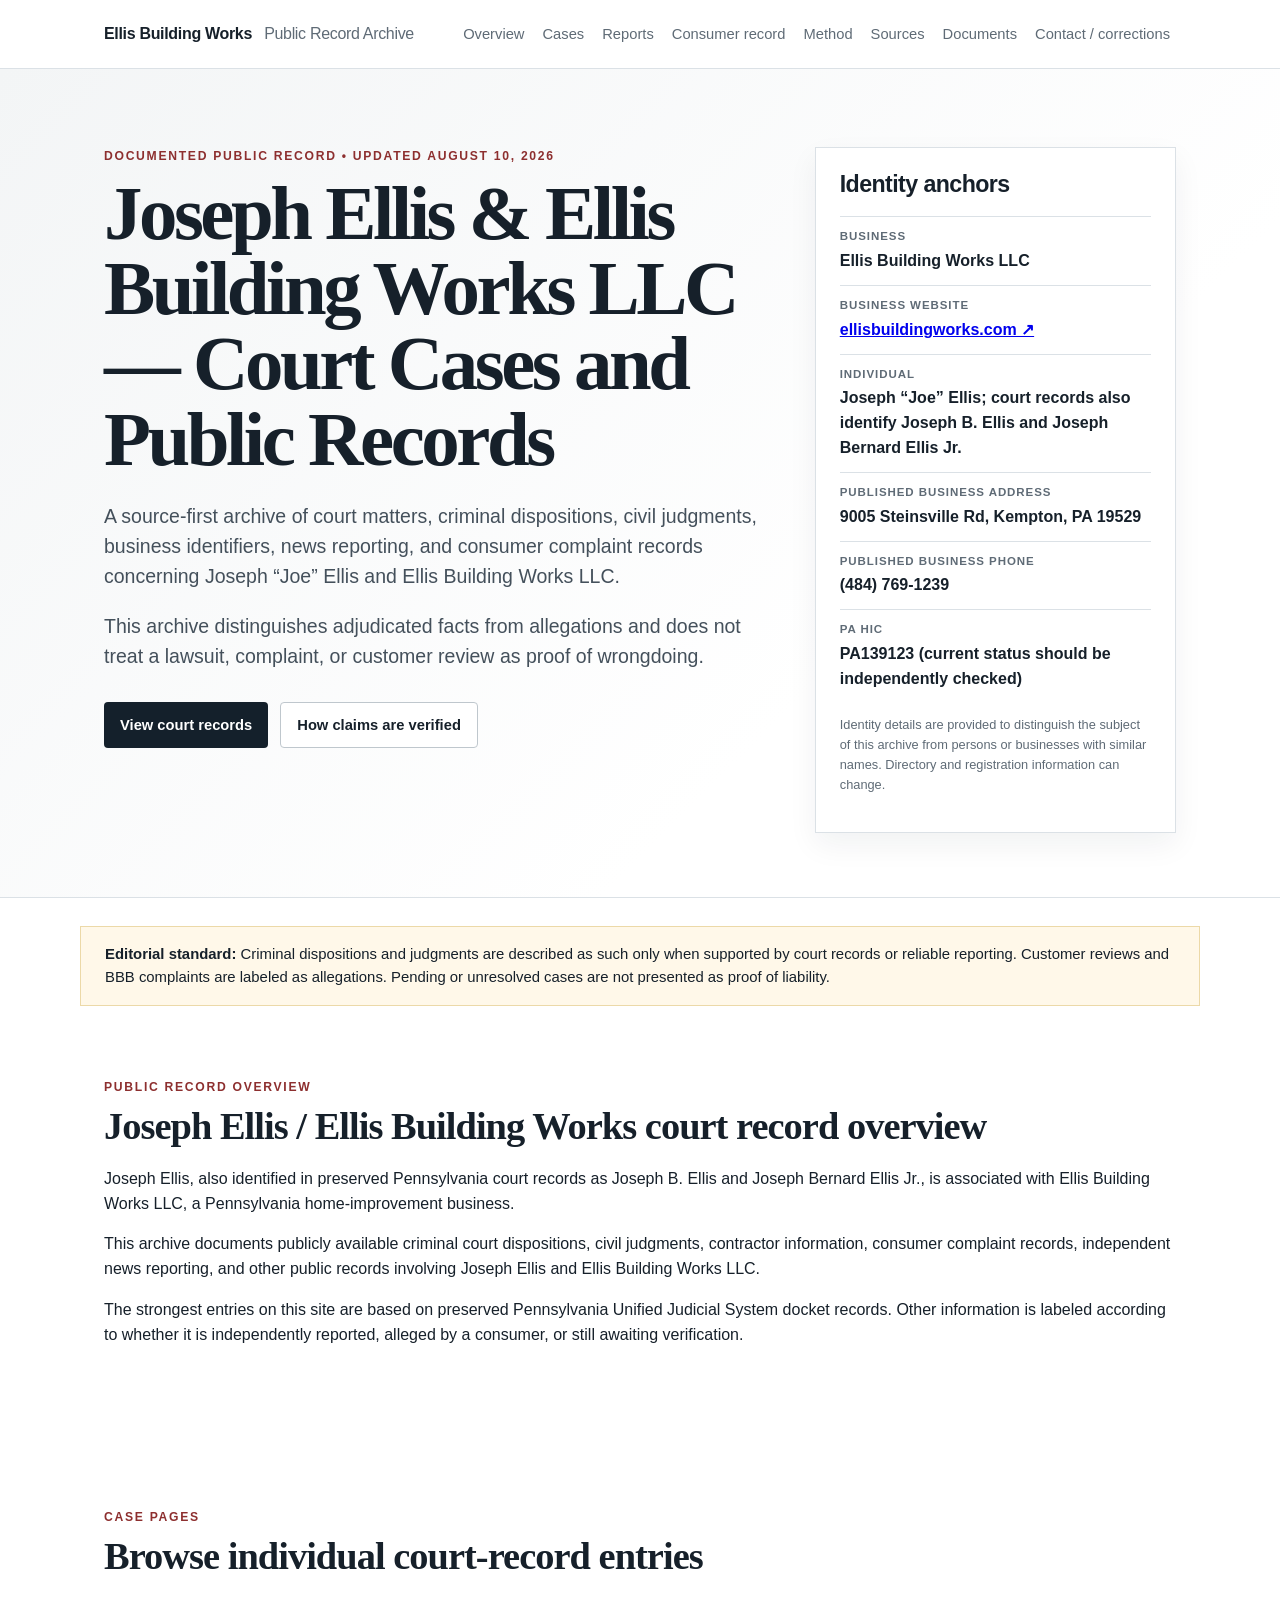
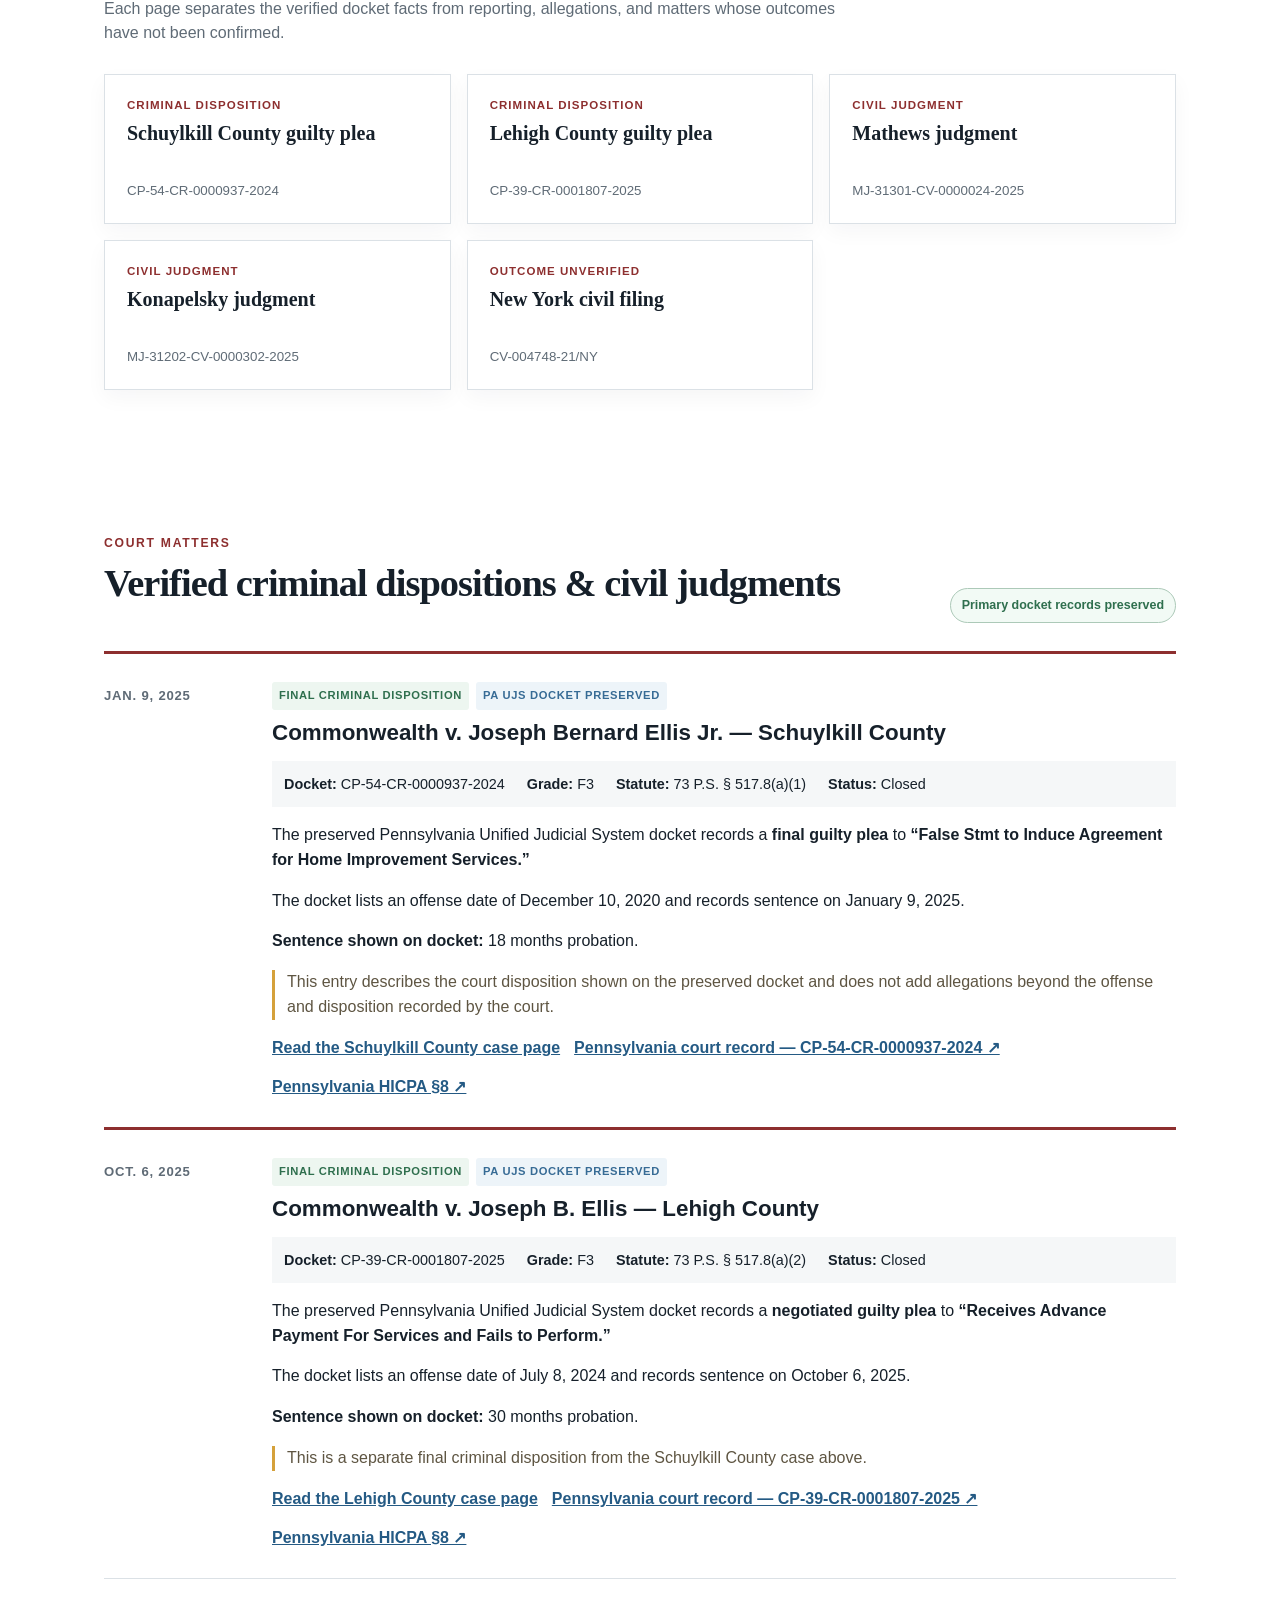
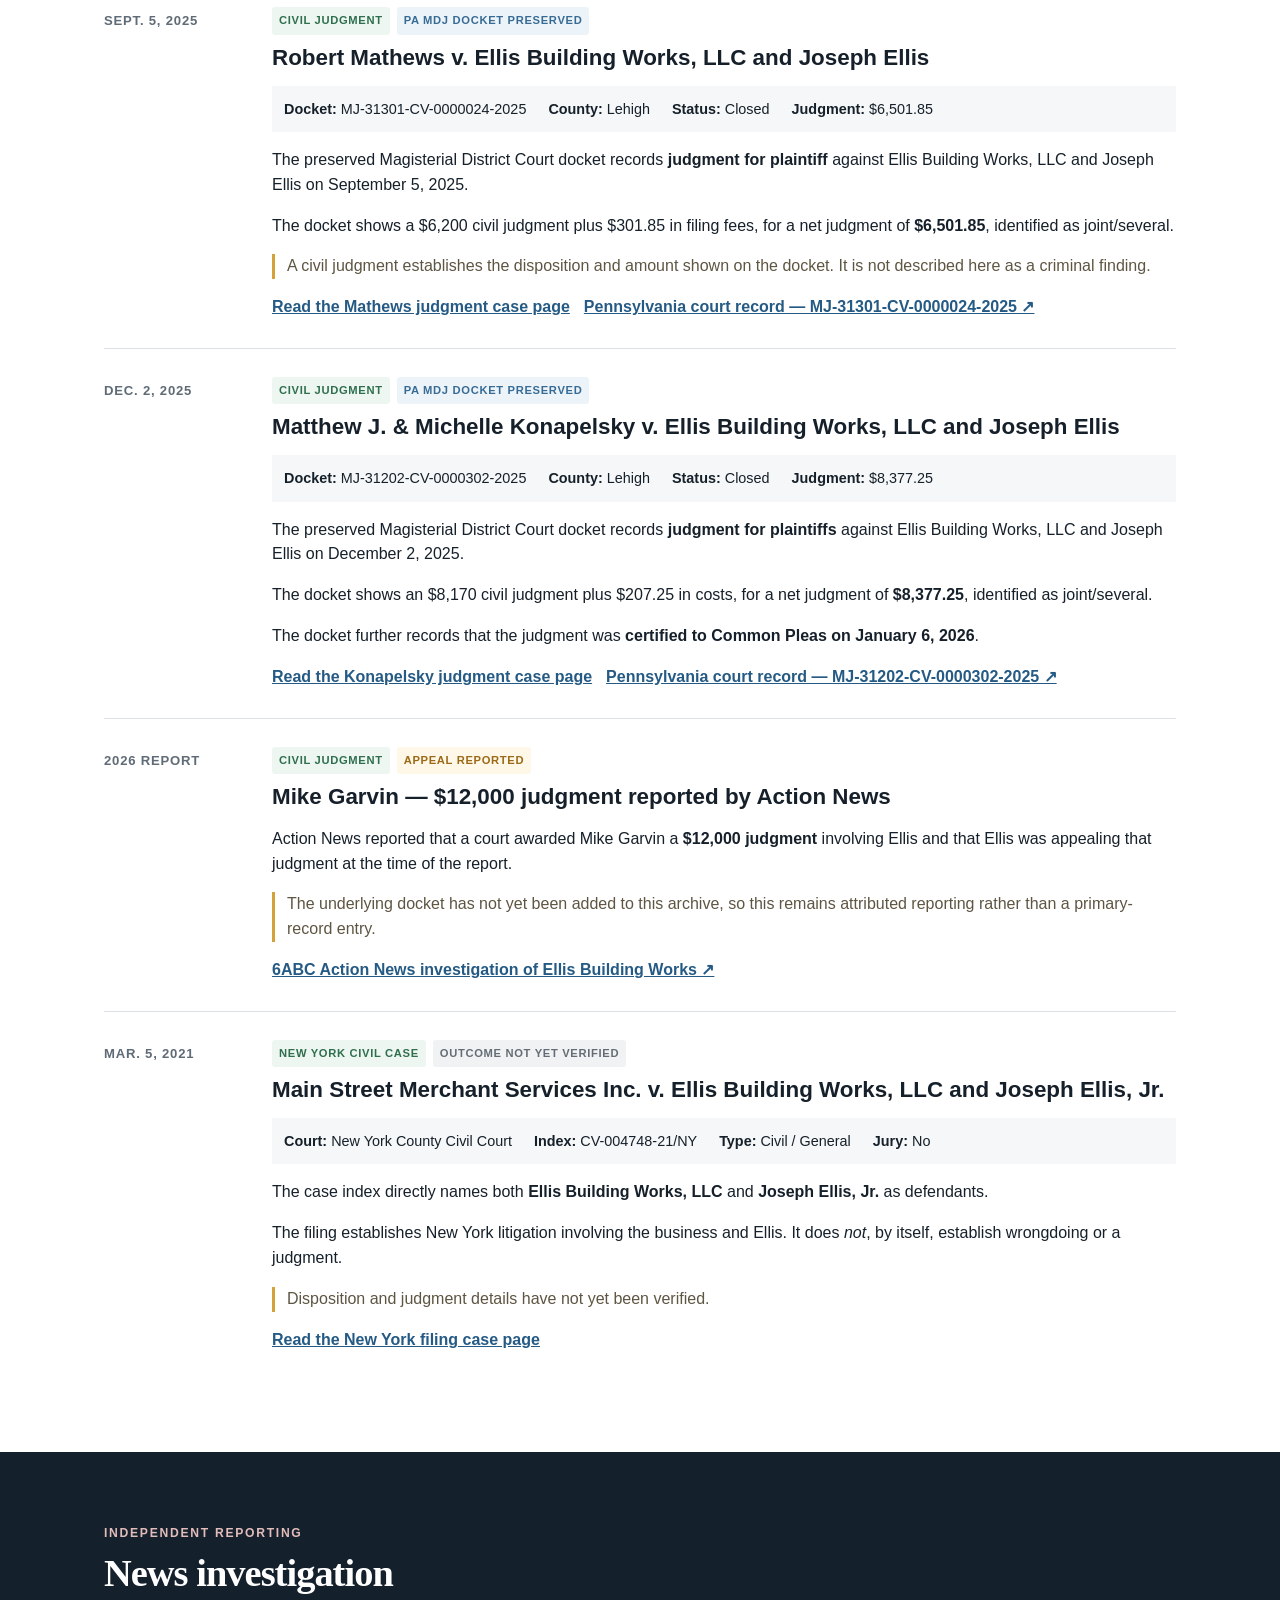
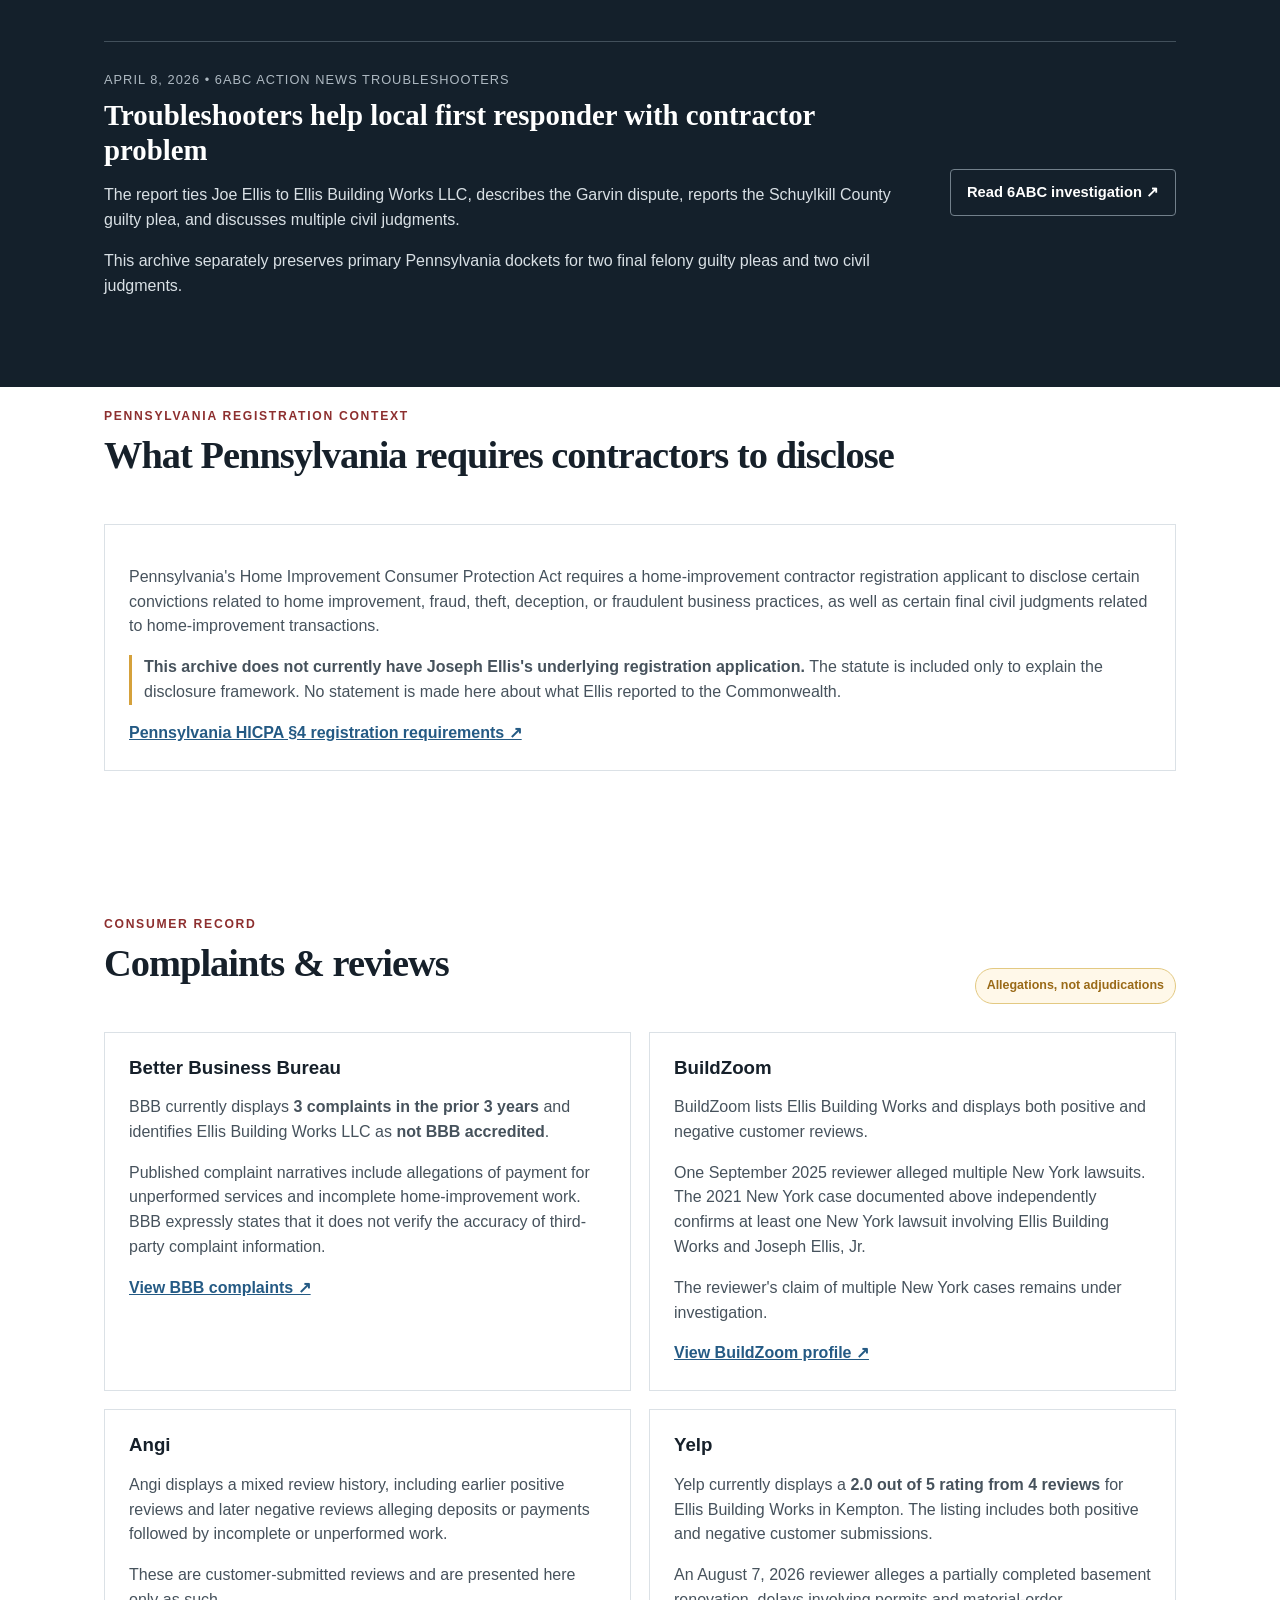
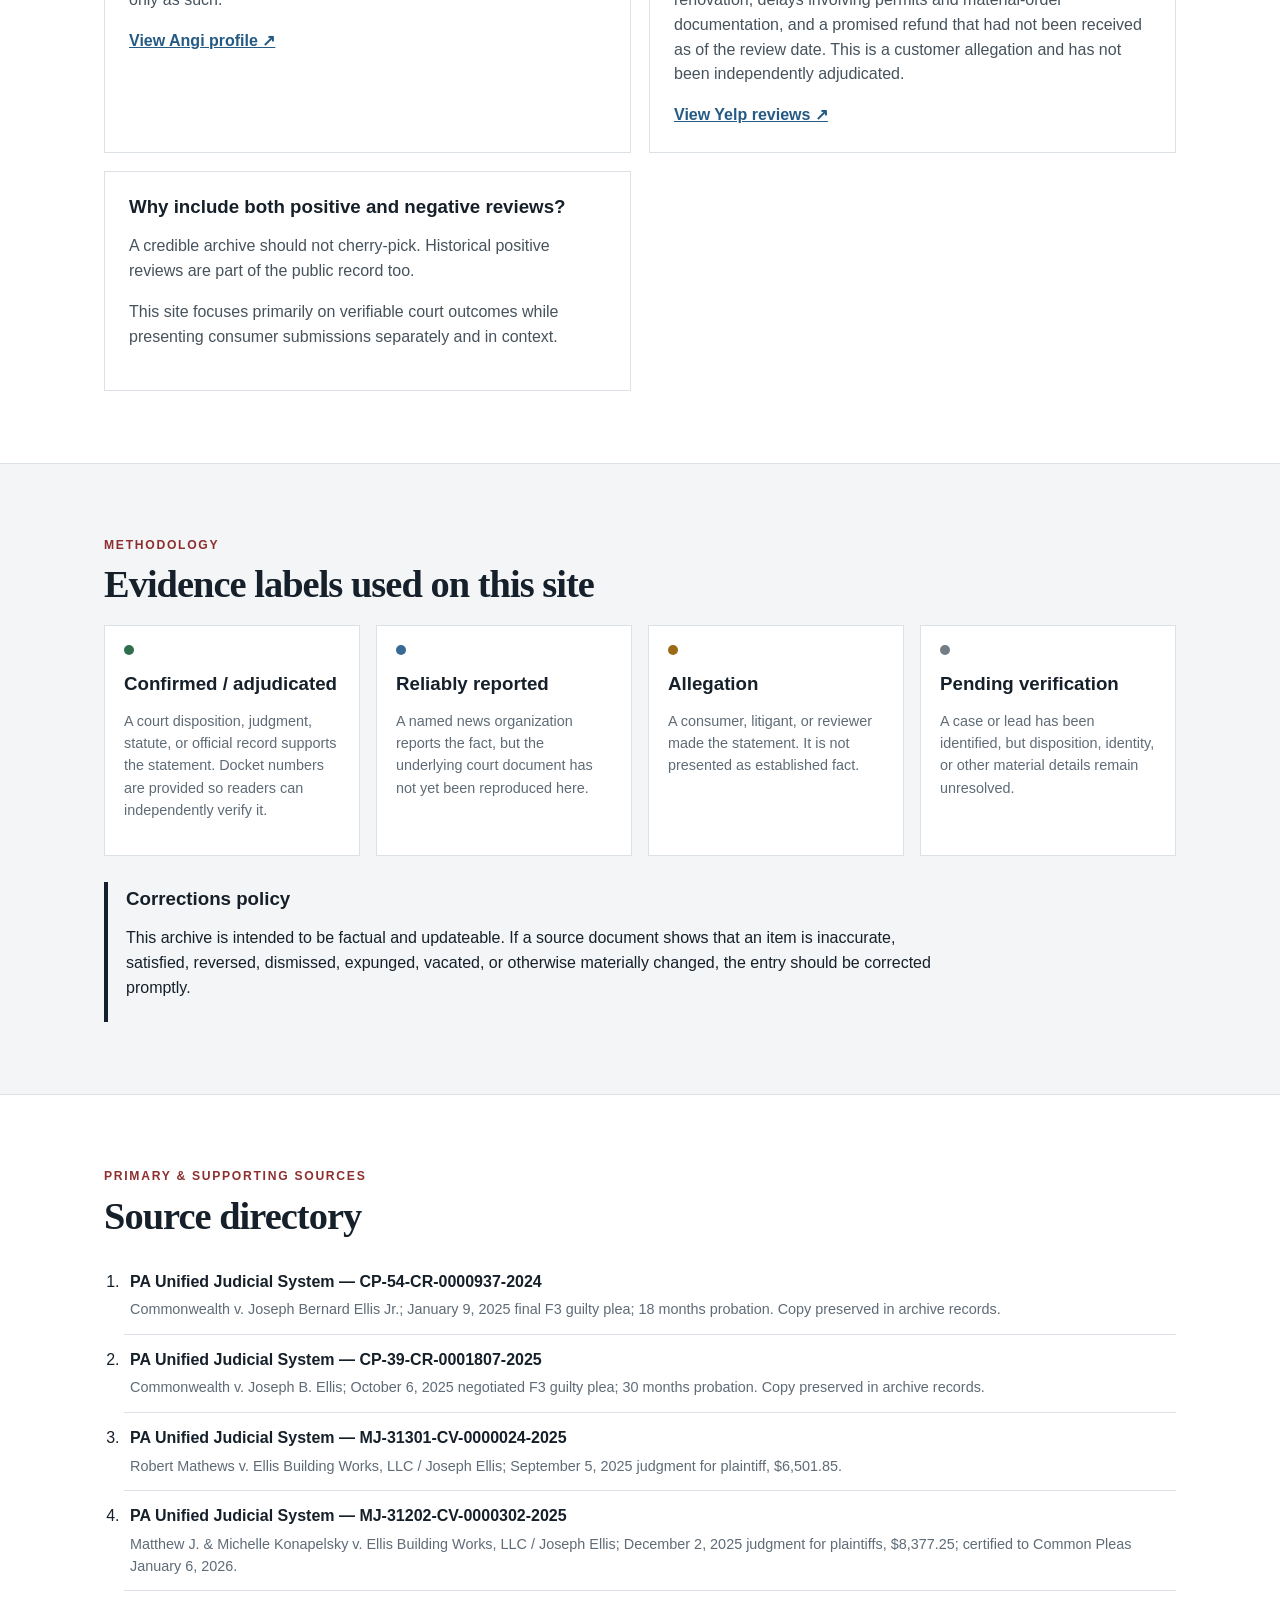
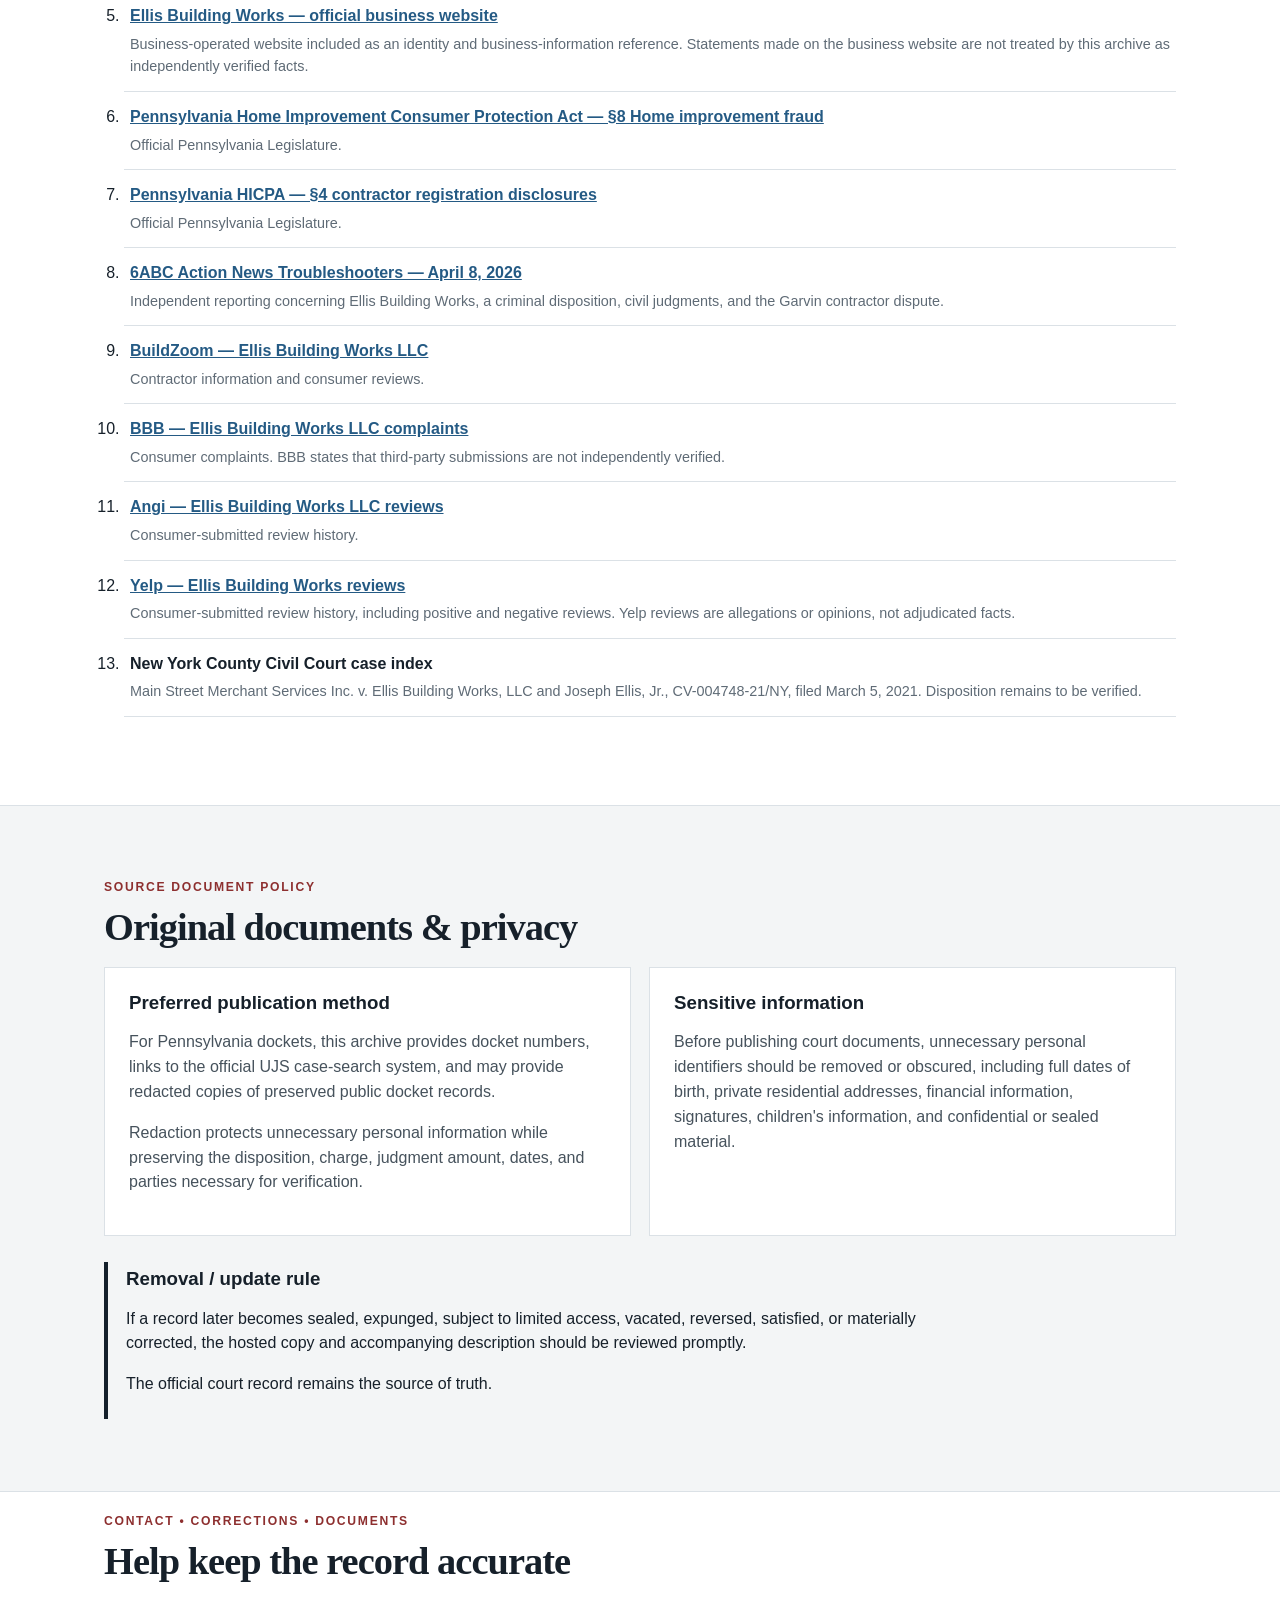
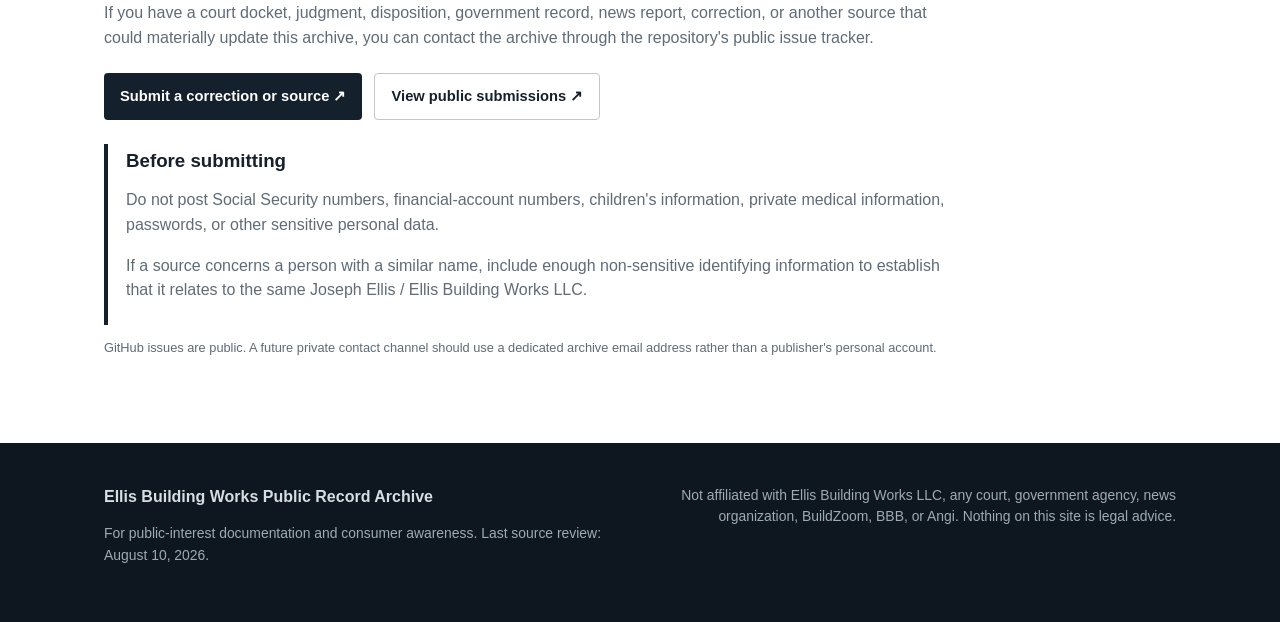
<file: index.html>
<!doctype html>
<html lang="en">
<head>
  <!-- Google tag (gtag.js) -->
  <script async src="https://www.googletagmanager.com/gtag/js?id=G-6DBNGV5710"></script>
  <script>
    window.dataLayer = window.dataLayer || [];
    function gtag(){dataLayer.push(arguments);}
    gtag('js', new Date());
    gtag('config', 'G-6DBNGV5710');
  </script>
  <meta charset="utf-8" />
  <meta name="viewport" content="width=device-width,initial-scale=1" />

  <title>Joseph Ellis &amp; Ellis Building Works LLC | Court Cases, Guilty Pleas &amp; Public Records</title>

  <meta
    name="description"
    content="Public-record archive for Joseph Ellis and Ellis Building Works LLC, including Pennsylvania court dockets, guilty pleas, civil judgments, news reporting, contractor records, and consumer complaint information."
  />

  <meta name="robots" content="index,follow" />
  <meta name="theme-color" content="#17211b" />

  <meta property="og:type" content="website" />
  <meta property="og:locale" content="en_US" />
  <meta property="og:site_name" content="Ellis Building Works Public Record Archive" />
  <meta property="og:title" content="Joseph Ellis &amp; Ellis Building Works LLC | Public Records" />
  <meta property="og:description" content="A source-first archive of court cases, guilty pleas, civil judgments, reporting, and public records concerning Joseph Ellis and Ellis Building Works LLC." />
  <meta property="og:url" content="https://wheresmybasment.github.io/ellis-building-works-public-record/" />
  <meta name="twitter:card" content="summary" />
  <meta name="twitter:title" content="Joseph Ellis &amp; Ellis Building Works LLC | Public Records" />
  <meta name="twitter:description" content="A source-first archive of court cases, guilty pleas, civil judgments, reporting, and public records." />

  <link
    rel="canonical"
    href="https://wheresmybasment.github.io/ellis-building-works-public-record/"
  />

  <link rel="stylesheet" href="styles.css" />

  <script type="application/ld+json">
  {
    "@context": "https://schema.org",
    "@type": ["WebPage", "CollectionPage"],
    "name": "Joseph Ellis & Ellis Building Works LLC \u2014 Court Cases and Public Records",
    "description": "Public-record archive concerning Joseph Ellis and Ellis Building Works LLC.",
    "url": "https://wheresmybasment.github.io/ellis-building-works-public-record/",
    "dateModified": "2026-08-10",
    "isPartOf": {
      "@type": "WebSite",
      "name": "Ellis Building Works Public Record Archive",
      "url": "https://wheresmybasment.github.io/ellis-building-works-public-record/"
    },
    "about": [
      {
        "@type": "Person",
        "name": "Joseph Ellis",
        "alternateName": [
          "Joe Ellis",
          "Joseph B. Ellis",
          "Joseph Bernard Ellis Jr."
        ]
      },
      {
        "@type": "Organization",
        "name": "Ellis Building Works LLC",
        "url": "https://ellisbuildingworks.com/"
      }
    ]
  }
  </script>
</head>

<body>

<a class="skip-link" href="#main-content">Skip to main content</a>

<header class="site-header">
  <div class="wrap nav-wrap">

    <a class="brand" href="#main-content" aria-label="Ellis Building Works Public Record Archive home">
      Ellis Building Works
      <span>Public Record Archive</span>
    </a>

    <nav aria-label="Primary">
      <a href="#overview">Overview</a>
      <a href="#cases">Cases</a>
      <a href="#reports">Reports</a>
      <a href="#consumer">Consumer record</a>
      <a href="#method">Method</a>
      <a href="#sources">Sources</a>
      <a href="#documents">Documents</a>
      <a href="#contact">Contact / corrections</a>
    </nav>

  </div>
</header>


<main id="main-content" tabindex="-1">

  <!-- HERO -->

  <section class="hero">
    <div class="wrap hero-grid">

      <div>

        <div class="eyebrow">
          DOCUMENTED PUBLIC RECORD • UPDATED AUGUST 10, 2026
        </div>

        <h1>
          Joseph Ellis &amp; Ellis Building Works LLC &mdash; Court Cases and Public Records
        </h1>

        <p class="lede">
          A source-first archive of court matters, criminal dispositions,
          civil judgments, business identifiers, news reporting, and consumer
          complaint records concerning Joseph “Joe” Ellis and Ellis Building Works LLC.
        </p>

        <p class="lede">
          This archive distinguishes adjudicated facts from allegations and does
          not treat a lawsuit, complaint, or customer review as proof of wrongdoing.
        </p>

        <div class="actions">

          <a class="button" href="#cases">
            View court records
          </a>

          <a class="button ghost" href="#method">
            How claims are verified
          </a>

        </div>

      </div>


      <!-- IDENTITY -->

      <aside class="identity-card">

        <h2>Identity anchors</h2>

        <dl>

          <div>
            <dt>Business</dt>
            <dd>Ellis Building Works LLC</dd>
          </div>

          <div>
            <dt>Business website</dt>
            <dd>
              <a
                href="https://ellisbuildingworks.com/"
                target="_blank"
                rel="noopener"
              >
                ellisbuildingworks.com ↗
              </a>
            </dd>
          </div>

          <div>
            <dt>Individual</dt>
            <dd>
              Joseph “Joe” Ellis; court records also identify
              Joseph B. Ellis and Joseph Bernard Ellis Jr.
            </dd>
          </div>

          <div>
            <dt>Published business address</dt>
            <dd>
              9005 Steinsville Rd,
              Kempton, PA 19529
            </dd>
          </div>

          <div>
            <dt>Published business phone</dt>
            <dd>
              (484) 769-1239
            </dd>
          </div>

          <div>
            <dt>PA HIC</dt>
            <dd>
              PA139123
              (current status should be independently checked)
            </dd>
          </div>

        </dl>

        <p class="fine">
          Identity details are provided to distinguish the subject of this
          archive from persons or businesses with similar names.
          Directory and registration information can change.
        </p>

      </aside>

    </div>
  </section>


  <!-- EDITORIAL NOTICE -->

  <section class="wrap notice">

    <strong>Editorial standard:</strong>

    Criminal dispositions and judgments are described as such only when
    supported by court records or reliable reporting.

    Customer reviews and BBB complaints are labeled as allegations.

    Pending or unresolved cases are not presented as proof of liability.

  </section>


  <!-- OVERVIEW -->

  <section id="overview" class="wrap section">

    <div class="eyebrow">
      PUBLIC RECORD OVERVIEW
    </div>

    <h2>
      Joseph Ellis / Ellis Building Works court record overview
    </h2>

    <p>
      Joseph Ellis, also identified in preserved Pennsylvania court records
      as Joseph B. Ellis and Joseph Bernard Ellis Jr., is associated with
      Ellis Building Works LLC, a Pennsylvania home-improvement business.
    </p>

    <p>
      This archive documents publicly available criminal court dispositions,
      civil judgments, contractor information, consumer complaint records,
      independent news reporting, and other public records involving
      Joseph Ellis and Ellis Building Works LLC.
    </p>

    <p>
      The strongest entries on this site are based on preserved Pennsylvania
      Unified Judicial System docket records. Other information is labeled
      according to whether it is independently reported, alleged by a consumer,
      or still awaiting verification.
    </p>

  </section>


  <!-- DEDICATED CASE PAGES -->

  <section class="wrap section case-pages">

    <div class="eyebrow">CASE PAGES</div>

    <h2>Browse individual court-record entries</h2>

    <p class="section-intro">
      Each page separates the verified docket facts from reporting,
      allegations, and matters whose outcomes have not been confirmed.
    </p>

    <div class="case-page-grid">
      <a href="cases/schuylkill-guilty-plea.html">
        <span>Criminal disposition</span>
        <strong>Schuylkill County guilty plea</strong>
        <small>CP-54-CR-0000937-2024</small>
      </a>
      <a href="cases/lehigh-guilty-plea.html">
        <span>Criminal disposition</span>
        <strong>Lehigh County guilty plea</strong>
        <small>CP-39-CR-0001807-2025</small>
      </a>
      <a href="cases/mathews-judgment.html">
        <span>Civil judgment</span>
        <strong>Mathews judgment</strong>
        <small>MJ-31301-CV-0000024-2025</small>
      </a>
      <a href="cases/konapelsky-judgment.html">
        <span>Civil judgment</span>
        <strong>Konapelsky judgment</strong>
        <small>MJ-31202-CV-0000302-2025</small>
      </a>
      <a href="cases/new-york-cv-004748-21.html">
        <span>Outcome unverified</span>
        <strong>New York civil filing</strong>
        <small>CV-004748-21/NY</small>
      </a>
    </div>

  </section>


  <!-- COURT CASES -->

  <section id="cases" class="wrap section">

    <div class="section-head">

      <div>

        <div class="eyebrow">
          COURT MATTERS
        </div>

        <h2>
          Verified criminal dispositions &amp; civil judgments
        </h2>

      </div>

      <span class="pill high">
        Primary docket records preserved
      </span>

    </div>


    <!-- SCHUYLKILL -->

    <article class="case-card featured">

      <div class="case-date">
        Jan. 9, 2025
      </div>

      <div class="case-body">

        <div class="tags">

          <span class="tag court">
            Final criminal disposition
          </span>

          <span class="tag source">
            PA UJS docket preserved
          </span>

        </div>

        <h3>
          Commonwealth v. Joseph Bernard Ellis Jr. — Schuylkill County
        </h3>

        <div class="case-meta">

          <span>
            <b>Docket:</b>
            CP-54-CR-0000937-2024
          </span>

          <span>
            <b>Grade:</b>
            F3
          </span>

          <span>
            <b>Statute:</b>
            73 P.S. § 517.8(a)(1)
          </span>

          <span>
            <b>Status:</b>
            Closed
          </span>

        </div>

        <p>
          The preserved Pennsylvania Unified Judicial System docket records
          a <strong>final guilty plea</strong> to
          <strong>
            “False Stmt to Induce Agreement for Home Improvement Services.”
          </strong>
        </p>

        <p>
          The docket lists an offense date of December 10, 2020
          and records sentence on January 9, 2025.
        </p>

        <p>
          <strong>Sentence shown on docket:</strong>
          18 months probation.
        </p>

        <p class="caution">
          This entry describes the court disposition shown on the preserved
          docket and does not add allegations beyond the offense and disposition
          recorded by the court.
        </p>

        <div class="source-row">

          <a href="cases/schuylkill-guilty-plea.html">
            Read the Schuylkill County case page
          </a>

          <a
            href="https://ujsportal.pacourts.us/CaseSearch"
            target="_blank"
            rel="noopener"
          >
            Pennsylvania court record — CP-54-CR-0000937-2024 ↗
          </a>

          <a
            href="https://www.legis.state.pa.us/WU01/LI/LI/US/HTM/2008/0/0132..HTM"
            target="_blank"
            rel="noopener"
          >
            Pennsylvania HICPA §8 ↗
          </a>

        </div>

      </div>

    </article>


    <!-- LEHIGH CRIMINAL -->

    <article class="case-card featured">

      <div class="case-date">
        Oct. 6, 2025
      </div>

      <div class="case-body">

        <div class="tags">

          <span class="tag court">
            Final criminal disposition
          </span>

          <span class="tag source">
            PA UJS docket preserved
          </span>

        </div>

        <h3>
          Commonwealth v. Joseph B. Ellis — Lehigh County
        </h3>

        <div class="case-meta">

          <span>
            <b>Docket:</b>
            CP-39-CR-0001807-2025
          </span>

          <span>
            <b>Grade:</b>
            F3
          </span>

          <span>
            <b>Statute:</b>
            73 P.S. § 517.8(a)(2)
          </span>

          <span>
            <b>Status:</b>
            Closed
          </span>

        </div>

        <p>
          The preserved Pennsylvania Unified Judicial System docket records
          a <strong>negotiated guilty plea</strong> to
          <strong>
            “Receives Advance Payment For Services and Fails to Perform.”
          </strong>
        </p>

        <p>
          The docket lists an offense date of July 8, 2024
          and records sentence on October 6, 2025.
        </p>

        <p>
          <strong>Sentence shown on docket:</strong>
          30 months probation.
        </p>

        <p class="caution">
          This is a separate final criminal disposition from the
          Schuylkill County case above.
        </p>

        <div class="source-row">

          <a href="cases/lehigh-guilty-plea.html">
            Read the Lehigh County case page
          </a>

          <a
            href="https://ujsportal.pacourts.us/CaseSearch"
            target="_blank"
            rel="noopener"
          >
            Pennsylvania court record — CP-39-CR-0001807-2025 ↗
          </a>

          <a
            href="https://www.legis.state.pa.us/WU01/LI/LI/US/HTM/2008/0/0132..HTM"
            target="_blank"
            rel="noopener"
          >
            Pennsylvania HICPA §8 ↗
          </a>

        </div>

      </div>

    </article>


    <!-- MATHEWS -->

    <article class="case-card">

      <div class="case-date">
        Sept. 5, 2025
      </div>

      <div class="case-body">

        <div class="tags">

          <span class="tag court">
            Civil judgment
          </span>

          <span class="tag source">
            PA MDJ docket preserved
          </span>

        </div>

        <h3>
          Robert Mathews v. Ellis Building Works, LLC and Joseph Ellis
        </h3>

        <div class="case-meta">

          <span>
            <b>Docket:</b>
            MJ-31301-CV-0000024-2025
          </span>

          <span>
            <b>County:</b>
            Lehigh
          </span>

          <span>
            <b>Status:</b>
            Closed
          </span>

          <span>
            <b>Judgment:</b>
            $6,501.85
          </span>

        </div>

        <p>
          The preserved Magisterial District Court docket records
          <strong>judgment for plaintiff</strong>
          against Ellis Building Works, LLC and Joseph Ellis
          on September 5, 2025.
        </p>

        <p>
          The docket shows a $6,200 civil judgment plus $301.85 in filing fees,
          for a net judgment of <strong>$6,501.85</strong>,
          identified as joint/several.
        </p>

        <p class="caution">
          A civil judgment establishes the disposition and amount shown
          on the docket. It is not described here as a criminal finding.
        </p>

        <div class="source-row">

          <a href="cases/mathews-judgment.html">
            Read the Mathews judgment case page
          </a>

          <a
            href="https://ujsportal.pacourts.us/CaseSearch"
            target="_blank"
            rel="noopener"
          >
            Pennsylvania court record — MJ-31301-CV-0000024-2025 ↗
          </a>

        </div>

      </div>

    </article>


    <!-- KONAPELSKY -->

    <article class="case-card">

      <div class="case-date">
        Dec. 2, 2025
      </div>

      <div class="case-body">

        <div class="tags">

          <span class="tag court">
            Civil judgment
          </span>

          <span class="tag source">
            PA MDJ docket preserved
          </span>

        </div>

        <h3>
          Matthew J. &amp; Michelle Konapelsky v. Ellis Building Works, LLC and Joseph Ellis
        </h3>

        <div class="case-meta">

          <span>
            <b>Docket:</b>
            MJ-31202-CV-0000302-2025
          </span>

          <span>
            <b>County:</b>
            Lehigh
          </span>

          <span>
            <b>Status:</b>
            Closed
          </span>

          <span>
            <b>Judgment:</b>
            $8,377.25
          </span>

        </div>

        <p>
          The preserved Magisterial District Court docket records
          <strong>judgment for plaintiffs</strong>
          against Ellis Building Works, LLC and Joseph Ellis
          on December 2, 2025.
        </p>

        <p>
          The docket shows an $8,170 civil judgment plus $207.25 in costs,
          for a net judgment of <strong>$8,377.25</strong>,
          identified as joint/several.
        </p>

        <p>
          The docket further records that the judgment was
          <strong>certified to Common Pleas on January 6, 2026</strong>.
        </p>

        <div class="source-row">

          <a href="cases/konapelsky-judgment.html">
            Read the Konapelsky judgment case page
          </a>

          <a
            href="https://ujsportal.pacourts.us/CaseSearch"
            target="_blank"
            rel="noopener"
          >
            Pennsylvania court record — MJ-31202-CV-0000302-2025 ↗
          </a>

        </div>

      </div>

    </article>


    <!-- GARVIN -->

    <article class="case-card">

      <div class="case-date">
        2026 report
      </div>

      <div class="case-body">

        <div class="tags">

          <span class="tag court">
            Civil judgment
          </span>

          <span class="tag status">
            Appeal reported
          </span>

        </div>

        <h3>
          Mike Garvin — $12,000 judgment reported by Action News
        </h3>

        <p>
          Action News reported that a court awarded Mike Garvin a
          <strong>$12,000 judgment</strong> involving Ellis
          and that Ellis was appealing that judgment at the time of the report.
        </p>

        <p class="caution">
          The underlying docket has not yet been added to this archive,
          so this remains attributed reporting rather than a primary-record entry.
        </p>

        <div class="source-row">

          <a
            href="https://6abc.com/post/troubleshooters-help-local-first-responder-contractor-problem/18855903/"
            target="_blank"
            rel="noopener"
          >
            6ABC Action News investigation of Ellis Building Works ↗
          </a>

        </div>

      </div>

    </article>


    <!-- NEW YORK -->

    <article class="case-card">

      <div class="case-date">
        Mar. 5, 2021
      </div>

      <div class="case-body">

        <div class="tags">

          <span class="tag court">
            New York civil case
          </span>

          <span class="tag pending">
            Outcome not yet verified
          </span>

        </div>

        <h3>
          Main Street Merchant Services Inc. v. Ellis Building Works, LLC and Joseph Ellis, Jr.
        </h3>

        <div class="case-meta">

          <span>
            <b>Court:</b>
            New York County Civil Court
          </span>

          <span>
            <b>Index:</b>
            CV-004748-21/NY
          </span>

          <span>
            <b>Type:</b>
            Civil / General
          </span>

          <span>
            <b>Jury:</b>
            No
          </span>

        </div>

        <p>
          The case index directly names both
          <strong>Ellis Building Works, LLC</strong>
          and
          <strong>Joseph Ellis, Jr.</strong>
          as defendants.
        </p>

        <p>
          The filing establishes New York litigation involving the business
          and Ellis. It does <em>not</em>, by itself, establish wrongdoing
          or a judgment.
        </p>

        <p class="caution">
          Disposition and judgment details have not yet been verified.
        </p>

        <div class="source-row">
          <a href="cases/new-york-cv-004748-21.html">
            Read the New York filing case page
          </a>
        </div>

      </div>

    </article>

  </section>


  <!-- NEWS -->

  <section id="reports" class="band">

    <div class="wrap section">

      <div class="section-head">

        <div>

          <div class="eyebrow">
            INDEPENDENT REPORTING
          </div>

          <h2>
            News investigation
          </h2>

        </div>

      </div>

      <article class="news-card">

        <div>

          <div class="date-line">
            April 8, 2026 • 6ABC Action News Troubleshooters
          </div>

          <h3>
            Troubleshooters help local first responder with contractor problem
          </h3>

          <p>
            The report ties Joe Ellis to Ellis Building Works LLC,
            describes the Garvin dispute, reports the Schuylkill County
            guilty plea, and discusses multiple civil judgments.
          </p>

          <p>
            This archive separately preserves primary Pennsylvania dockets
            for two final felony guilty pleas and two civil judgments.
          </p>

        </div>

        <a
          class="button ghost"
          href="https://6abc.com/post/troubleshooters-help-local-first-responder-contractor-problem/18855903/"
          target="_blank"
          rel="noopener"
        >
          Read 6ABC investigation ↗
        </a>

      </article>

    </div>

  </section>


  <!-- REGISTRATION -->

  <section class="wrap section registration-section">

    <div class="section-head">

      <div>

        <div class="eyebrow">
          PENNSYLVANIA REGISTRATION CONTEXT
        </div>

        <h2>
          What Pennsylvania requires contractors to disclose
        </h2>

      </div>

    </div>

    <div class="panel">

      <p>
        Pennsylvania's Home Improvement Consumer Protection Act requires
        a home-improvement contractor registration applicant to disclose
        certain convictions related to home improvement, fraud, theft,
        deception, or fraudulent business practices, as well as certain
        final civil judgments related to home-improvement transactions.
      </p>

      <p class="caution">
        <strong>
          This archive does not currently have Joseph Ellis's underlying
          registration application.
        </strong>

        The statute is included only to explain the disclosure framework.
        No statement is made here about what Ellis reported to the Commonwealth.
      </p>

      <a
        href="https://www.legis.state.pa.us/WU01/LI/LI/US/HTM/2008/0/0132.000.000.004.000..HTM"
        target="_blank"
        rel="noopener"
      >
        Pennsylvania HICPA §4 registration requirements ↗
      </a>

    </div>

  </section>


  <!-- CONSUMER RECORD -->

  <section id="consumer" class="wrap section">

    <div class="section-head">

      <div>

        <div class="eyebrow">
          CONSUMER RECORD
        </div>

        <h2>
          Complaints &amp; reviews
        </h2>

      </div>

      <span class="pill caution-pill">
        Allegations, not adjudications
      </span>

    </div>

    <div class="grid-2">

      <article class="panel">

        <h3>
          Better Business Bureau
        </h3>

        <p>
          BBB currently displays <strong>3 complaints in the prior 3 years</strong>
          and identifies Ellis Building Works LLC as
          <strong>not BBB accredited</strong>.
        </p>

        <p>
          Published complaint narratives include allegations of payment for
          unperformed services and incomplete home-improvement work.
          BBB expressly states that it does not verify the accuracy of
          third-party complaint information.
        </p>

        <a
          href="https://www.bbb.org/us/pa/kempton/profile/home-repair/ellis-building-works-llc-0241-236092282/complaints"
          target="_blank"
          rel="noopener"
        >
          View BBB complaints ↗
        </a>

      </article>


      <article class="panel">

        <h3>
          BuildZoom
        </h3>

        <p>
          BuildZoom lists Ellis Building Works and displays both positive
          and negative customer reviews.
        </p>

        <p>
          One September 2025 reviewer alleged multiple New York lawsuits.
          The 2021 New York case documented above independently confirms
          at least one New York lawsuit involving Ellis Building Works
          and Joseph Ellis, Jr.
        </p>

        <p>
          The reviewer's claim of multiple New York cases remains under investigation.
        </p>

        <a
          href="https://www.buildzoom.com/contractor/ellis-building-works-llc"
          target="_blank"
          rel="noopener"
        >
          View BuildZoom profile ↗
        </a>

      </article>


      <article class="panel">

        <h3>
          Angi
        </h3>

        <p>
          Angi displays a mixed review history, including earlier positive
          reviews and later negative reviews alleging deposits or payments
          followed by incomplete or unperformed work.
        </p>

        <p>
          These are customer-submitted reviews and are presented here only as such.
        </p>

        <a
          href="https://www.angi.com/companylist/us/pa/albany/ellis-building-works-llc-reviews-73182029.htm"
          target="_blank"
          rel="noopener"
        >
          View Angi profile ↗
        </a>

      </article>


      <article class="panel">

        <h3>
          Yelp
        </h3>

        <p>
          Yelp currently displays a <strong>2.0 out of 5 rating from 4 reviews</strong>
          for Ellis Building Works in Kempton. The listing includes both positive
          and negative customer submissions.
        </p>

        <p>
          An August 7, 2026 reviewer alleges a partially completed basement
          renovation, delays involving permits and material-order documentation,
          and a promised refund that had not been received as of the review date.
          This is a customer allegation and has not been independently adjudicated.
        </p>

        <a
          href="https://www.yelp.com/biz/ellis-building-works-kempton"
          target="_blank"
          rel="noopener"
        >
          View Yelp reviews ↗
        </a>

      </article>


      <article class="panel">

        <h3>
          Why include both positive and negative reviews?
        </h3>

        <p>
          A credible archive should not cherry-pick.
          Historical positive reviews are part of the public record too.
        </p>

        <p>
          This site focuses primarily on verifiable court outcomes while
          presenting consumer submissions separately and in context.
        </p>

      </article>

    </div>

  </section>


  <!-- METHOD -->

  <section id="method" class="band muted-band">

    <div class="wrap section">

      <div class="eyebrow">
        METHODOLOGY
      </div>

      <h2>
        Evidence labels used on this site
      </h2>

      <div class="method-grid">

        <div>

          <span class="dot green"></span>

          <h3>
            Confirmed / adjudicated
          </h3>

          <p>
            A court disposition, judgment, statute, or official record
            supports the statement.
            Docket numbers are provided so readers can independently verify it.
          </p>

        </div>


        <div>

          <span class="dot blue"></span>

          <h3>
            Reliably reported
          </h3>

          <p>
            A named news organization reports the fact,
            but the underlying court document has not yet been reproduced here.
          </p>

        </div>


        <div>

          <span class="dot amber"></span>

          <h3>
            Allegation
          </h3>

          <p>
            A consumer, litigant, or reviewer made the statement.
            It is not presented as established fact.
          </p>

        </div>


        <div>

          <span class="dot gray"></span>

          <h3>
            Pending verification
          </h3>

          <p>
            A case or lead has been identified,
            but disposition, identity, or other material details remain unresolved.
          </p>

        </div>

      </div>


      <div class="policy-box">

        <h3>
          Corrections policy
        </h3>

        <p>
          This archive is intended to be factual and updateable.
          If a source document shows that an item is inaccurate,
          satisfied, reversed, dismissed, expunged, vacated,
          or otherwise materially changed,
          the entry should be corrected promptly.
        </p>

      </div>

    </div>

  </section>


  <!-- SOURCES -->

  <section id="sources" class="wrap section">

    <div class="eyebrow">
      PRIMARY &amp; SUPPORTING SOURCES
    </div>

    <h2>
      Source directory
    </h2>

    <ol class="sources">

      <li>

        <strong>
          PA Unified Judicial System — CP-54-CR-0000937-2024
        </strong>

        <span>
          Commonwealth v. Joseph Bernard Ellis Jr.;
          January 9, 2025 final F3 guilty plea;
          18 months probation.
          Copy preserved in archive records.
        </span>

      </li>


      <li>

        <strong>
          PA Unified Judicial System — CP-39-CR-0001807-2025
        </strong>

        <span>
          Commonwealth v. Joseph B. Ellis;
          October 6, 2025 negotiated F3 guilty plea;
          30 months probation.
          Copy preserved in archive records.
        </span>

      </li>


      <li>

        <strong>
          PA Unified Judicial System — MJ-31301-CV-0000024-2025
        </strong>

        <span>
          Robert Mathews v. Ellis Building Works, LLC / Joseph Ellis;
          September 5, 2025 judgment for plaintiff,
          $6,501.85.
        </span>

      </li>


      <li>

        <strong>
          PA Unified Judicial System — MJ-31202-CV-0000302-2025
        </strong>

        <span>
          Matthew J. &amp; Michelle Konapelsky v. Ellis Building Works, LLC /
          Joseph Ellis;
          December 2, 2025 judgment for plaintiffs,
          $8,377.25;
          certified to Common Pleas January 6, 2026.
        </span>

      </li>


      <li>

        <a
          href="https://ellisbuildingworks.com/"
          target="_blank"
          rel="noopener"
        >
          Ellis Building Works — official business website
        </a>

        <span>
          Business-operated website included as an identity and
          business-information reference.
          Statements made on the business website are not treated by this
          archive as independently verified facts.
        </span>

      </li>


      <li>

        <a
          href="https://www.legis.state.pa.us/WU01/LI/LI/US/HTM/2008/0/0132..HTM"
          target="_blank"
          rel="noopener"
        >
          Pennsylvania Home Improvement Consumer Protection Act —
          §8 Home improvement fraud
        </a>

        <span>
          Official Pennsylvania Legislature.
        </span>

      </li>


      <li>

        <a
          href="https://www.legis.state.pa.us/WU01/LI/LI/US/HTM/2008/0/0132.000.000.004.000..HTM"
          target="_blank"
          rel="noopener"
        >
          Pennsylvania HICPA — §4 contractor registration disclosures
        </a>

        <span>
          Official Pennsylvania Legislature.
        </span>

      </li>


      <li>

        <a
          href="https://6abc.com/post/troubleshooters-help-local-first-responder-contractor-problem/18855903/"
          target="_blank"
          rel="noopener"
        >
          6ABC Action News Troubleshooters — April 8, 2026
        </a>

        <span>
          Independent reporting concerning Ellis Building Works,
          a criminal disposition, civil judgments,
          and the Garvin contractor dispute.
        </span>

      </li>


      <li>

        <a
          href="https://www.buildzoom.com/contractor/ellis-building-works-llc"
          target="_blank"
          rel="noopener"
        >
          BuildZoom — Ellis Building Works LLC
        </a>

        <span>
          Contractor information and consumer reviews.
        </span>

      </li>


      <li>

        <a
          href="https://www.bbb.org/us/pa/kempton/profile/home-repair/ellis-building-works-llc-0241-236092282/complaints"
          target="_blank"
          rel="noopener"
        >
          BBB — Ellis Building Works LLC complaints
        </a>

        <span>
          Consumer complaints.
          BBB states that third-party submissions are not independently verified.
        </span>

      </li>


      <li>

        <a
          href="https://www.angi.com/companylist/us/pa/albany/ellis-building-works-llc-reviews-73182029.htm"
          target="_blank"
          rel="noopener"
        >
          Angi — Ellis Building Works LLC reviews
        </a>

        <span>
          Consumer-submitted review history.
        </span>

      </li>


      <li>

        <a
          href="https://www.yelp.com/biz/ellis-building-works-kempton"
          target="_blank"
          rel="noopener"
        >
          Yelp — Ellis Building Works reviews
        </a>

        <span>
          Consumer-submitted review history, including positive and negative
          reviews. Yelp reviews are allegations or opinions, not adjudicated facts.
        </span>

      </li>


      <li>

        <strong>
          New York County Civil Court case index
        </strong>

        <span>
          Main Street Merchant Services Inc. v. Ellis Building Works, LLC
          and Joseph Ellis, Jr.,
          CV-004748-21/NY,
          filed March 5, 2021.
          Disposition remains to be verified.
        </span>

      </li>

    </ol>

  </section>


  <!-- DOCUMENT POLICY -->

  <section id="documents" class="band muted-band">

    <div class="wrap section">

      <div class="eyebrow">
        SOURCE DOCUMENT POLICY
      </div>

      <h2>
        Original documents &amp; privacy
      </h2>

      <div class="grid-2">

        <article class="panel">

          <h3>
            Preferred publication method
          </h3>

          <p>
            For Pennsylvania dockets, this archive provides docket numbers,
            links to the official UJS case-search system,
            and may provide redacted copies of preserved public docket records.
          </p>

          <p>
            Redaction protects unnecessary personal information while
            preserving the disposition, charge, judgment amount,
            dates, and parties necessary for verification.
          </p>

        </article>


        <article class="panel">

          <h3>
            Sensitive information
          </h3>

          <p>
            Before publishing court documents,
            unnecessary personal identifiers should be removed or obscured,
            including full dates of birth,
            private residential addresses,
            financial information,
            signatures,
            children's information,
            and confidential or sealed material.
          </p>

        </article>

      </div>


      <div class="policy-box">

        <h3>
          Removal / update rule
        </h3>

        <p>
          If a record later becomes sealed,
          expunged,
          subject to limited access,
          vacated,
          reversed,
          satisfied,
          or materially corrected,
          the hosted copy and accompanying description should be reviewed promptly.
        </p>

        <p>
          The official court record remains the source of truth.
        </p>

      </div>

    </div>

  </section>


  <!-- CONTACT -->

  <section id="contact" class="wrap section submit-section">

    <div class="eyebrow">
      CONTACT • CORRECTIONS • DOCUMENTS
    </div>

    <h2>
      Help keep the record accurate
    </h2>

    <p>
      If you have a court docket,
      judgment,
      disposition,
      government record,
      news report,
      correction,
      or another source that could materially update this archive,
      you can contact the archive through the repository's public issue tracker.
    </p>


    <div class="contact-actions">

      <a
        class="button"
        href="https://github.com/wheresmybasment/ellis-building-works-public-record/issues/new"
        target="_blank"
        rel="noopener"
      >
        Submit a correction or source ↗
      </a>

      <a
        class="button ghost"
        href="https://github.com/wheresmybasment/ellis-building-works-public-record/issues"
        target="_blank"
        rel="noopener"
      >
        View public submissions ↗
      </a>

    </div>


    <div class="policy-box privacy-box">

      <h3>
        Before submitting
      </h3>

      <p>
        Do not post Social Security numbers,
        financial-account numbers,
        children's information,
        private medical information,
        passwords,
        or other sensitive personal data.
      </p>

      <p>
        If a source concerns a person with a similar name,
        include enough non-sensitive identifying information to establish
        that it relates to the same Joseph Ellis / Ellis Building Works LLC.
      </p>

    </div>


    <p class="fine">
      GitHub issues are public.
      A future private contact channel should use a dedicated archive
      email address rather than a publisher's personal account.
    </p>

  </section>

</main>


<footer>

  <div class="wrap footer-grid">

    <div>

      <strong>
        Ellis Building Works Public Record Archive
      </strong>

      <p>
        For public-interest documentation and consumer awareness.
        Last source review: August 10, 2026.
      </p>

    </div>

    <div class="footer-note">

      Not affiliated with Ellis Building Works LLC,
      any court,
      government agency,
      news organization,
      BuildZoom,
      BBB,
      or Angi.

      Nothing on this site is legal advice.

    </div>

  </div>

</footer>

</body>
</html>
</file>
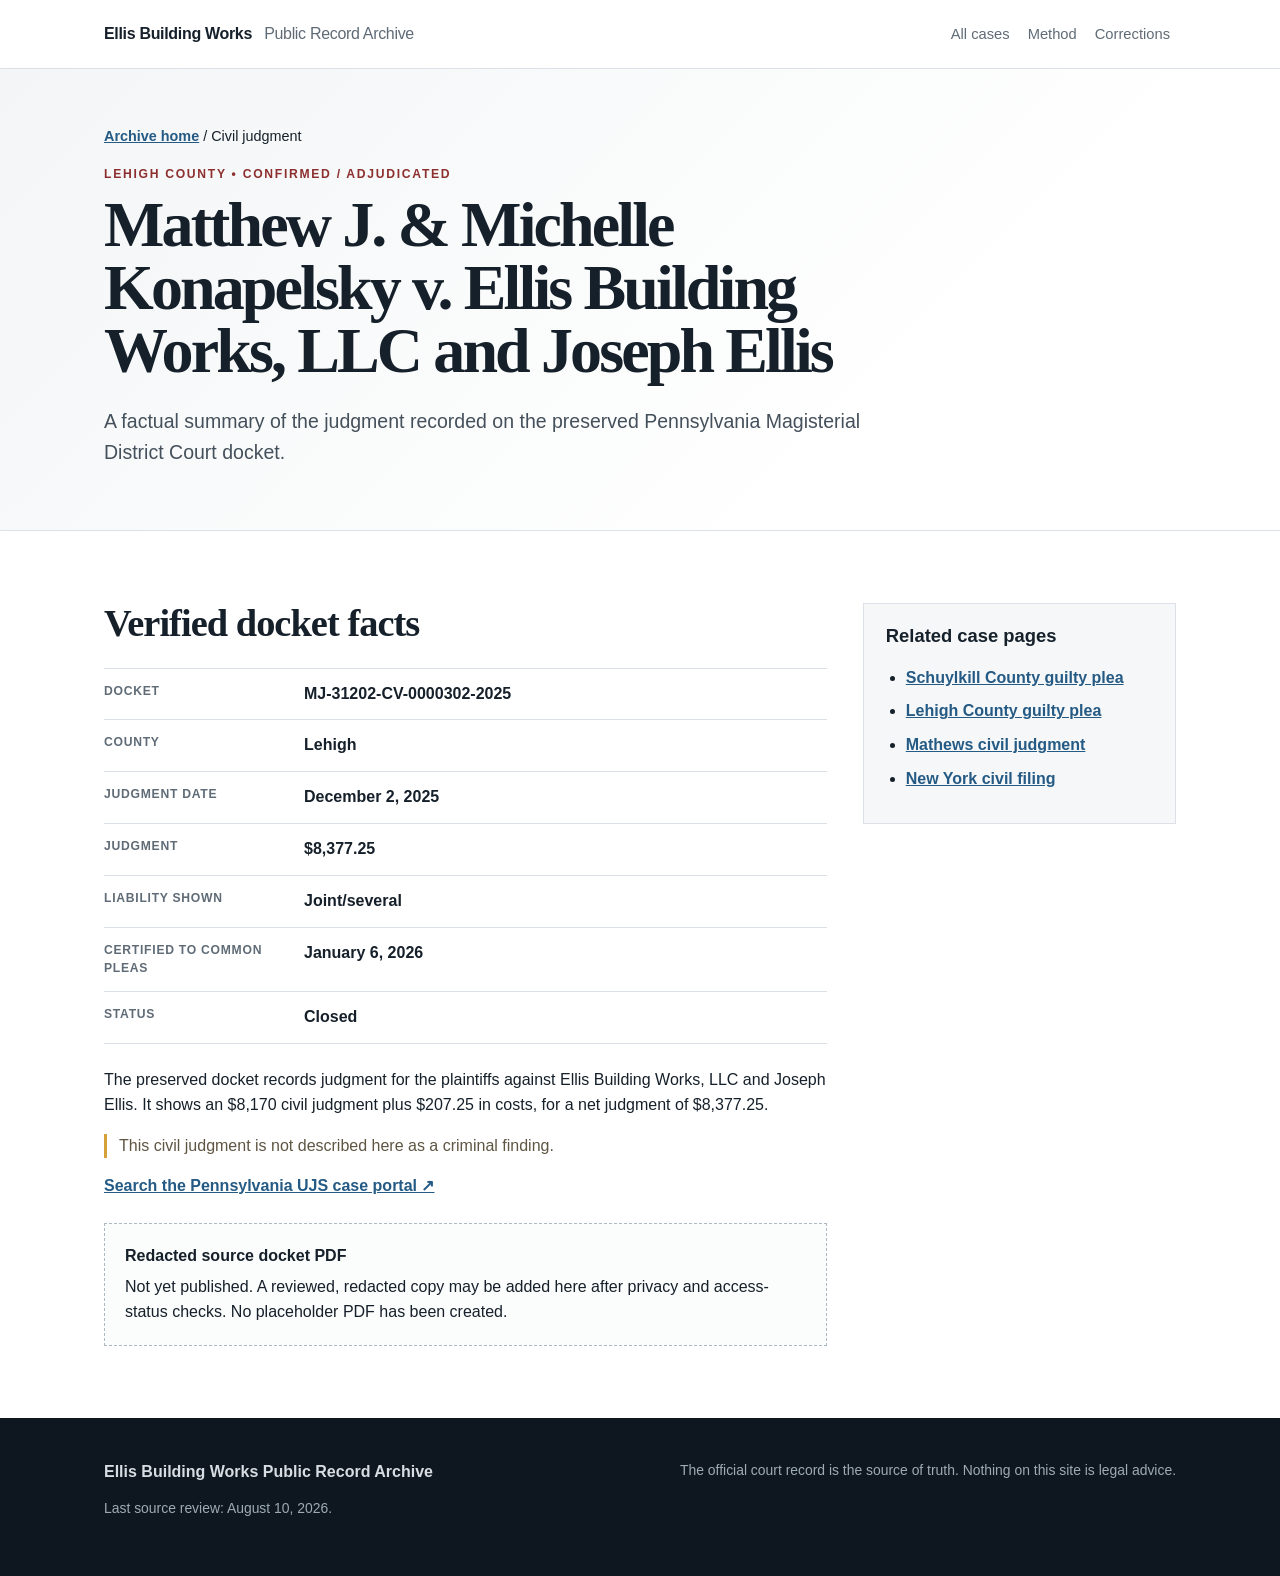
<file: cases/konapelsky-judgment.html>
<!doctype html>
<html lang="en">
<head>
  <!-- Google tag (gtag.js) -->
  <script async src="https://www.googletagmanager.com/gtag/js?id=G-6DBNGV5710"></script>
  <script>window.dataLayer=window.dataLayer||[];function gtag(){dataLayer.push(arguments);}gtag('js',new Date());gtag('config','G-6DBNGV5710');</script>
  <meta charset="utf-8" />
  <meta name="viewport" content="width=device-width,initial-scale=1" />
  <title>Ellis Building Works Civil Judgment | MJ-31202-CV-0000302-2025</title>
  <meta name="description" content="Verified docket summary of Matthew J. and Michelle Konapelsky v. Ellis Building Works, LLC and Joseph Ellis, MJ-31202-CV-0000302-2025." />
  <meta name="robots" content="index,follow" />
  <meta name="theme-color" content="#17211b" />
  <meta property="og:type" content="article" />
  <meta property="og:locale" content="en_US" />
  <meta property="og:site_name" content="Ellis Building Works Public Record Archive" />
  <meta property="og:title" content="Ellis Building Works Civil Judgment | Konapelsky" />
  <meta property="og:description" content="Verified docket summary of Matthew J. and Michelle Konapelsky v. Ellis Building Works, LLC and Joseph Ellis." />
  <meta property="og:url" content="https://wheresmybasment.github.io/ellis-building-works-public-record/cases/konapelsky-judgment.html" />
  <meta name="twitter:card" content="summary" />
  <meta name="twitter:title" content="Ellis Building Works Civil Judgment | Konapelsky" />
  <meta name="twitter:description" content="Verified docket summary of Matthew J. and Michelle Konapelsky v. Ellis Building Works, LLC and Joseph Ellis." />
  <link rel="canonical" href="https://wheresmybasment.github.io/ellis-building-works-public-record/cases/konapelsky-judgment.html" />
  <link rel="stylesheet" href="../styles.css" />
  <script type="application/ld+json">
  {"@context":"https://schema.org","@type":"WebPage","name":"Matthew J. & Michelle Konapelsky v. Ellis Building Works, LLC and Joseph Ellis","url":"https://wheresmybasment.github.io/ellis-building-works-public-record/cases/konapelsky-judgment.html","about":{"@type":"Organization","name":"Ellis Building Works LLC","url":"https://ellisbuildingworks.com/"}}
  </script>
</head>
<body>
<a class="skip-link" href="#main-content">Skip to main content</a>
<header class="site-header"><div class="wrap nav-wrap"><a class="brand" href="../index.html">Ellis Building Works <span>Public Record Archive</span></a><nav aria-label="Primary"><a href="../index.html#cases">All cases</a><a href="../index.html#method">Method</a><a href="../index.html#contact">Corrections</a></nav></div></header>
<main id="main-content" tabindex="-1">
  <header class="case-header"><div class="wrap"><p class="breadcrumb"><a href="../index.html">Archive home</a> / Civil judgment</p><div class="eyebrow">LEHIGH COUNTY • CONFIRMED / ADJUDICATED</div><h1>Matthew J. &amp; Michelle Konapelsky v. Ellis Building Works, LLC and Joseph Ellis</h1><p class="lede">A factual summary of the judgment recorded on the preserved Pennsylvania Magisterial District Court docket.</p></div></header>
  <section class="wrap section record-layout">
    <article>
      <h2>Verified docket facts</h2>
      <dl class="record-table">
        <div><dt>Docket</dt><dd>MJ-31202-CV-0000302-2025</dd></div>
        <div><dt>County</dt><dd>Lehigh</dd></div>
        <div><dt>Judgment date</dt><dd>December 2, 2025</dd></div>
        <div><dt>Judgment</dt><dd>$8,377.25</dd></div>
        <div><dt>Liability shown</dt><dd>Joint/several</dd></div>
        <div><dt>Certified to Common Pleas</dt><dd>January 6, 2026</dd></div>
        <div><dt>Status</dt><dd>Closed</dd></div>
      </dl>
      <p>The preserved docket records judgment for the plaintiffs against Ellis Building Works, LLC and Joseph Ellis. It shows an $8,170 civil judgment plus $207.25 in costs, for a net judgment of $8,377.25.</p>
      <p class="caution">This civil judgment is not described here as a criminal finding.</p>
      <p><a class="text-link" href="https://ujsportal.pacourts.us/CaseSearch" target="_blank" rel="noopener">Search the Pennsylvania UJS case portal ↗</a></p>
      <div class="document-placeholder"><strong>Redacted source docket PDF</strong><span>Not yet published. A reviewed, redacted copy may be added here after privacy and access-status checks. No placeholder PDF has been created.</span></div>
    </article>
    <aside class="status-box"><h2>Related case pages</h2><ul class="related-cases"><li><a href="schuylkill-guilty-plea.html">Schuylkill County guilty plea</a></li><li><a href="lehigh-guilty-plea.html">Lehigh County guilty plea</a></li><li><a href="mathews-judgment.html">Mathews civil judgment</a></li><li><a href="new-york-cv-004748-21.html">New York civil filing</a></li></ul></aside>
  </section>
</main>
<footer><div class="wrap footer-grid"><div><strong>Ellis Building Works Public Record Archive</strong><p>Last source review: August 10, 2026.</p></div><div class="footer-note">The official court record is the source of truth. Nothing on this site is legal advice.</div></div></footer>
</body>
</html>
</file>
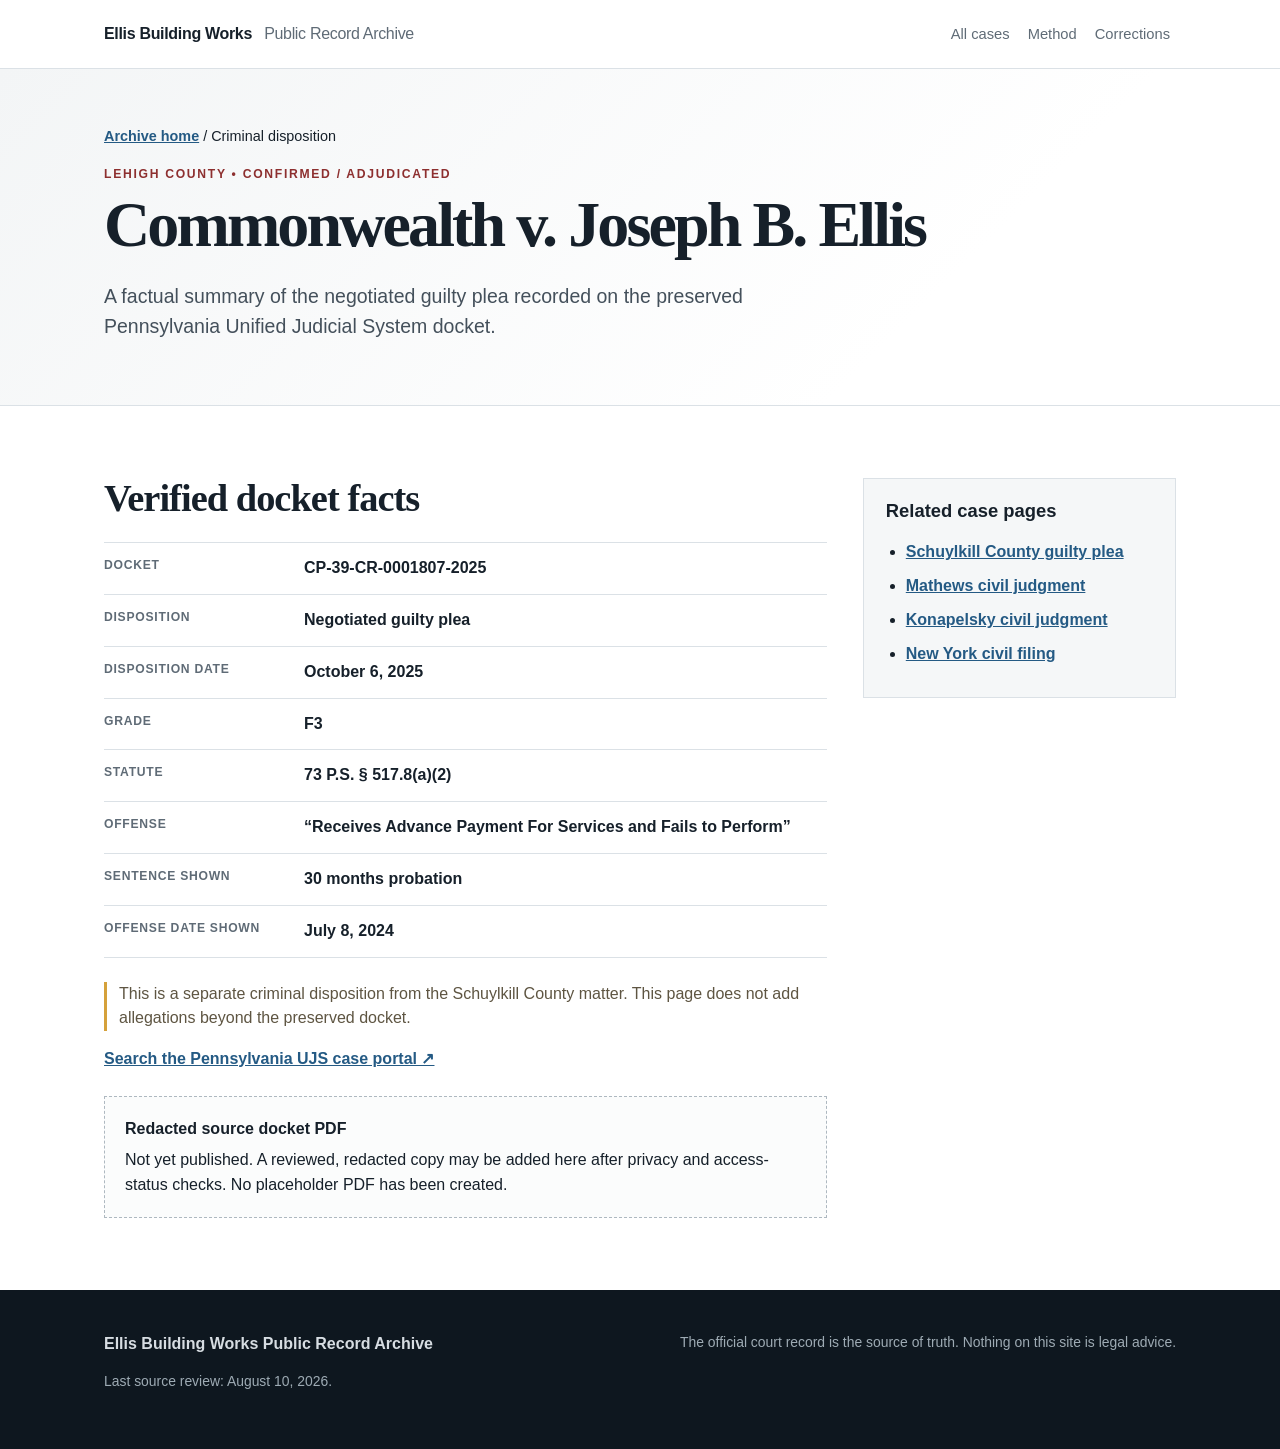
<file: cases/lehigh-guilty-plea.html>
<!doctype html>
<html lang="en">
<head>
  <!-- Google tag (gtag.js) -->
  <script async src="https://www.googletagmanager.com/gtag/js?id=G-6DBNGV5710"></script>
  <script>window.dataLayer=window.dataLayer||[];function gtag(){dataLayer.push(arguments);}gtag('js',new Date());gtag('config','G-6DBNGV5710');</script>
  <meta charset="utf-8" />
  <meta name="viewport" content="width=device-width,initial-scale=1" />
  <title>Joseph Ellis Lehigh County Guilty Plea | CP-39-CR-0001807-2025</title>
  <meta name="description" content="Verified docket summary of Commonwealth v. Joseph B. Ellis, CP-39-CR-0001807-2025, including the October 6, 2025 negotiated guilty plea." />
  <meta name="robots" content="index,follow" />
  <meta name="theme-color" content="#17211b" />
  <meta property="og:type" content="article" />
  <meta property="og:locale" content="en_US" />
  <meta property="og:site_name" content="Ellis Building Works Public Record Archive" />
  <meta property="og:title" content="Joseph Ellis Lehigh County Guilty Plea" />
  <meta property="og:description" content="Verified docket summary of Commonwealth v. Joseph B. Ellis, including the October 6, 2025 negotiated guilty plea." />
  <meta property="og:url" content="https://wheresmybasment.github.io/ellis-building-works-public-record/cases/lehigh-guilty-plea.html" />
  <meta name="twitter:card" content="summary" />
  <meta name="twitter:title" content="Joseph Ellis Lehigh County Guilty Plea" />
  <meta name="twitter:description" content="Verified docket summary of Commonwealth v. Joseph B. Ellis, including the October 6, 2025 negotiated guilty plea." />
  <link rel="canonical" href="https://wheresmybasment.github.io/ellis-building-works-public-record/cases/lehigh-guilty-plea.html" />
  <link rel="stylesheet" href="../styles.css" />
  <script type="application/ld+json">
  {"@context":"https://schema.org","@type":"WebPage","name":"Commonwealth v. Joseph B. Ellis","url":"https://wheresmybasment.github.io/ellis-building-works-public-record/cases/lehigh-guilty-plea.html","about":{"@type":"Person","name":"Joseph Ellis","alternateName":["Joe Ellis","Joseph B. Ellis"]}}
  </script>
</head>
<body>
<a class="skip-link" href="#main-content">Skip to main content</a>
<header class="site-header"><div class="wrap nav-wrap"><a class="brand" href="../index.html">Ellis Building Works <span>Public Record Archive</span></a><nav aria-label="Primary"><a href="../index.html#cases">All cases</a><a href="../index.html#method">Method</a><a href="../index.html#contact">Corrections</a></nav></div></header>
<main id="main-content" tabindex="-1">
  <header class="case-header"><div class="wrap"><p class="breadcrumb"><a href="../index.html">Archive home</a> / Criminal disposition</p><div class="eyebrow">LEHIGH COUNTY • CONFIRMED / ADJUDICATED</div><h1>Commonwealth v. Joseph B. Ellis</h1><p class="lede">A factual summary of the negotiated guilty plea recorded on the preserved Pennsylvania Unified Judicial System docket.</p></div></header>
  <section class="wrap section record-layout">
    <article>
      <h2>Verified docket facts</h2>
      <dl class="record-table">
        <div><dt>Docket</dt><dd>CP-39-CR-0001807-2025</dd></div>
        <div><dt>Disposition</dt><dd>Negotiated guilty plea</dd></div>
        <div><dt>Disposition date</dt><dd>October 6, 2025</dd></div>
        <div><dt>Grade</dt><dd>F3</dd></div>
        <div><dt>Statute</dt><dd>73 P.S. § 517.8(a)(2)</dd></div>
        <div><dt>Offense</dt><dd>“Receives Advance Payment For Services and Fails to Perform”</dd></div>
        <div><dt>Sentence shown</dt><dd>30 months probation</dd></div>
        <div><dt>Offense date shown</dt><dd>July 8, 2024</dd></div>
      </dl>
      <p class="caution">This is a separate criminal disposition from the Schuylkill County matter. This page does not add allegations beyond the preserved docket.</p>
      <p><a class="text-link" href="https://ujsportal.pacourts.us/CaseSearch" target="_blank" rel="noopener">Search the Pennsylvania UJS case portal ↗</a></p>
      <div class="document-placeholder"><strong>Redacted source docket PDF</strong><span>Not yet published. A reviewed, redacted copy may be added here after privacy and access-status checks. No placeholder PDF has been created.</span></div>
    </article>
    <aside class="status-box"><h2>Related case pages</h2><ul class="related-cases"><li><a href="schuylkill-guilty-plea.html">Schuylkill County guilty plea</a></li><li><a href="mathews-judgment.html">Mathews civil judgment</a></li><li><a href="konapelsky-judgment.html">Konapelsky civil judgment</a></li><li><a href="new-york-cv-004748-21.html">New York civil filing</a></li></ul></aside>
  </section>
</main>
<footer><div class="wrap footer-grid"><div><strong>Ellis Building Works Public Record Archive</strong><p>Last source review: August 10, 2026.</p></div><div class="footer-note">The official court record is the source of truth. Nothing on this site is legal advice.</div></div></footer>
</body>
</html>
</file>
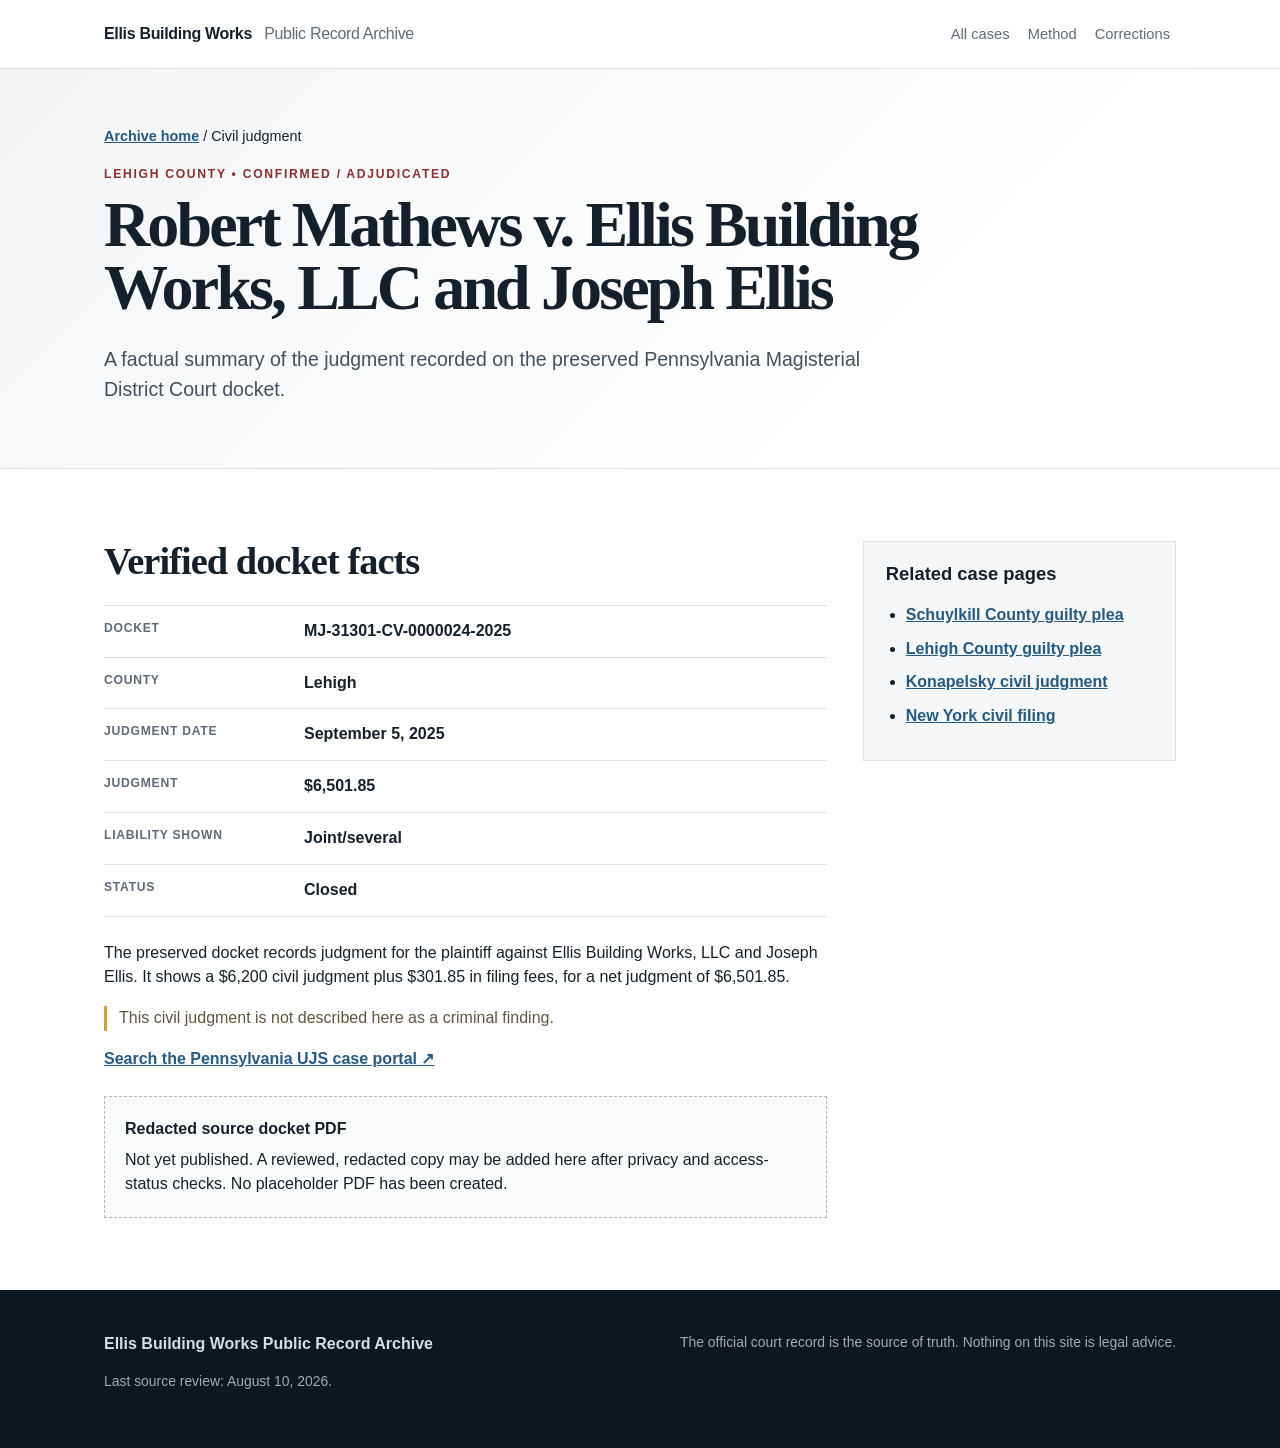
<file: cases/mathews-judgment.html>
<!doctype html>
<html lang="en">
<head>
  <!-- Google tag (gtag.js) -->
  <script async src="https://www.googletagmanager.com/gtag/js?id=G-6DBNGV5710"></script>
  <script>window.dataLayer=window.dataLayer||[];function gtag(){dataLayer.push(arguments);}gtag('js',new Date());gtag('config','G-6DBNGV5710');</script>
  <meta charset="utf-8" />
  <meta name="viewport" content="width=device-width,initial-scale=1" />
  <title>Ellis Building Works Civil Judgment | MJ-31301-CV-0000024-2025</title>
  <meta name="description" content="Verified docket summary of Robert Mathews v. Ellis Building Works, LLC and Joseph Ellis, MJ-31301-CV-0000024-2025." />
  <meta name="robots" content="index,follow" />
  <meta name="theme-color" content="#17211b" />
  <meta property="og:type" content="article" />
  <meta property="og:locale" content="en_US" />
  <meta property="og:site_name" content="Ellis Building Works Public Record Archive" />
  <meta property="og:title" content="Ellis Building Works Civil Judgment | Mathews" />
  <meta property="og:description" content="Verified docket summary of Robert Mathews v. Ellis Building Works, LLC and Joseph Ellis." />
  <meta property="og:url" content="https://wheresmybasment.github.io/ellis-building-works-public-record/cases/mathews-judgment.html" />
  <meta name="twitter:card" content="summary" />
  <meta name="twitter:title" content="Ellis Building Works Civil Judgment | Mathews" />
  <meta name="twitter:description" content="Verified docket summary of Robert Mathews v. Ellis Building Works, LLC and Joseph Ellis." />
  <link rel="canonical" href="https://wheresmybasment.github.io/ellis-building-works-public-record/cases/mathews-judgment.html" />
  <link rel="stylesheet" href="../styles.css" />
  <script type="application/ld+json">
  {"@context":"https://schema.org","@type":"WebPage","name":"Robert Mathews v. Ellis Building Works, LLC and Joseph Ellis","url":"https://wheresmybasment.github.io/ellis-building-works-public-record/cases/mathews-judgment.html","about":{"@type":"Organization","name":"Ellis Building Works LLC","url":"https://ellisbuildingworks.com/"}}
  </script>
</head>
<body>
<a class="skip-link" href="#main-content">Skip to main content</a>
<header class="site-header"><div class="wrap nav-wrap"><a class="brand" href="../index.html">Ellis Building Works <span>Public Record Archive</span></a><nav aria-label="Primary"><a href="../index.html#cases">All cases</a><a href="../index.html#method">Method</a><a href="../index.html#contact">Corrections</a></nav></div></header>
<main id="main-content" tabindex="-1">
  <header class="case-header"><div class="wrap"><p class="breadcrumb"><a href="../index.html">Archive home</a> / Civil judgment</p><div class="eyebrow">LEHIGH COUNTY • CONFIRMED / ADJUDICATED</div><h1>Robert Mathews v. Ellis Building Works, LLC and Joseph Ellis</h1><p class="lede">A factual summary of the judgment recorded on the preserved Pennsylvania Magisterial District Court docket.</p></div></header>
  <section class="wrap section record-layout">
    <article>
      <h2>Verified docket facts</h2>
      <dl class="record-table">
        <div><dt>Docket</dt><dd>MJ-31301-CV-0000024-2025</dd></div>
        <div><dt>County</dt><dd>Lehigh</dd></div>
        <div><dt>Judgment date</dt><dd>September 5, 2025</dd></div>
        <div><dt>Judgment</dt><dd>$6,501.85</dd></div>
        <div><dt>Liability shown</dt><dd>Joint/several</dd></div>
        <div><dt>Status</dt><dd>Closed</dd></div>
      </dl>
      <p>The preserved docket records judgment for the plaintiff against Ellis Building Works, LLC and Joseph Ellis. It shows a $6,200 civil judgment plus $301.85 in filing fees, for a net judgment of $6,501.85.</p>
      <p class="caution">This civil judgment is not described here as a criminal finding.</p>
      <p><a class="text-link" href="https://ujsportal.pacourts.us/CaseSearch" target="_blank" rel="noopener">Search the Pennsylvania UJS case portal ↗</a></p>
      <div class="document-placeholder"><strong>Redacted source docket PDF</strong><span>Not yet published. A reviewed, redacted copy may be added here after privacy and access-status checks. No placeholder PDF has been created.</span></div>
    </article>
    <aside class="status-box"><h2>Related case pages</h2><ul class="related-cases"><li><a href="schuylkill-guilty-plea.html">Schuylkill County guilty plea</a></li><li><a href="lehigh-guilty-plea.html">Lehigh County guilty plea</a></li><li><a href="konapelsky-judgment.html">Konapelsky civil judgment</a></li><li><a href="new-york-cv-004748-21.html">New York civil filing</a></li></ul></aside>
  </section>
</main>
<footer><div class="wrap footer-grid"><div><strong>Ellis Building Works Public Record Archive</strong><p>Last source review: August 10, 2026.</p></div><div class="footer-note">The official court record is the source of truth. Nothing on this site is legal advice.</div></div></footer>
</body>
</html>
</file>
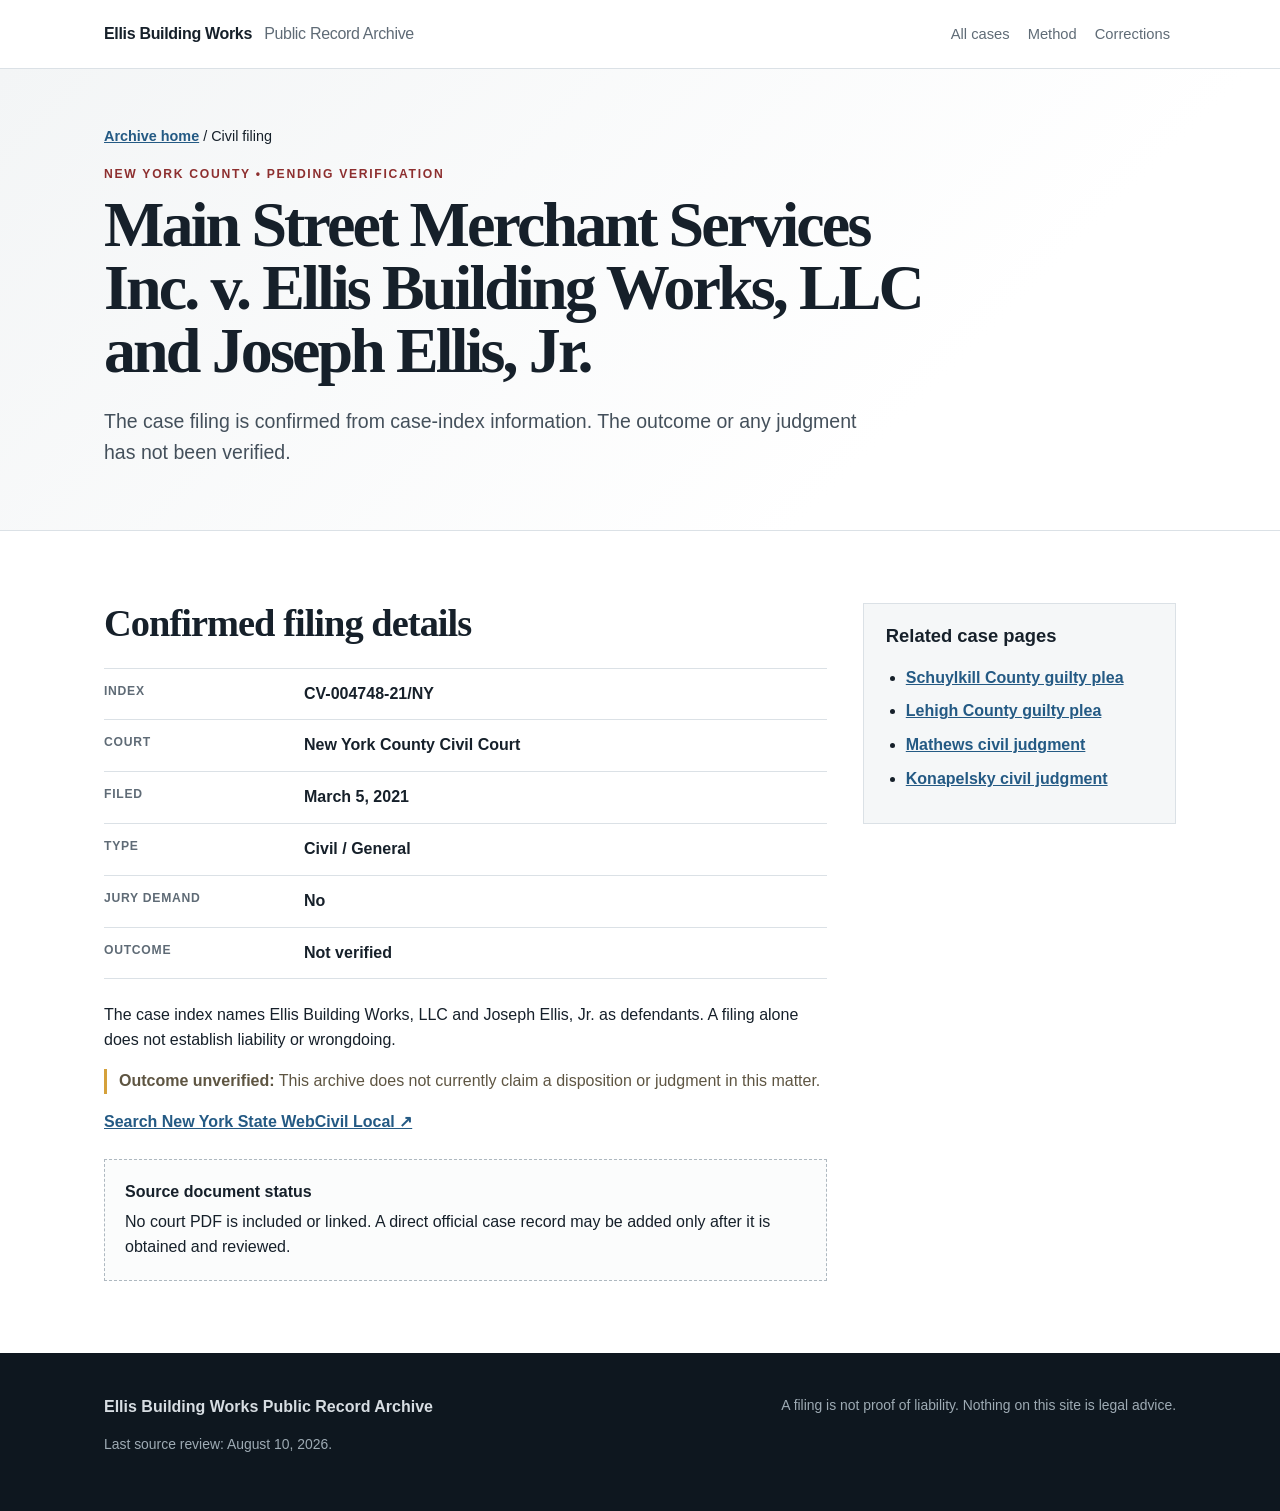
<file: cases/new-york-cv-004748-21.html>
<!doctype html>
<html lang="en">
<head>
  <!-- Google tag (gtag.js) -->
  <script async src="https://www.googletagmanager.com/gtag/js?id=G-6DBNGV5710"></script>
  <script>window.dataLayer=window.dataLayer||[];function gtag(){dataLayer.push(arguments);}gtag('js',new Date());gtag('config','G-6DBNGV5710');</script>
  <meta charset="utf-8" />
  <meta name="viewport" content="width=device-width,initial-scale=1" />
  <title>Ellis Building Works New York Civil Case | CV-004748-21/NY</title>
  <meta name="description" content="Case-index summary of Main Street Merchant Services Inc. v. Ellis Building Works, LLC and Joseph Ellis, Jr., CV-004748-21/NY. Outcome not verified." />
  <meta name="robots" content="index,follow" />
  <meta name="theme-color" content="#17211b" />
  <meta property="og:type" content="article" />
  <meta property="og:locale" content="en_US" />
  <meta property="og:site_name" content="Ellis Building Works Public Record Archive" />
  <meta property="og:title" content="Ellis Building Works New York Civil Case" />
  <meta property="og:description" content="Case-index summary of Main Street Merchant Services Inc. v. Ellis Building Works, LLC and Joseph Ellis, Jr. Outcome not verified." />
  <meta property="og:url" content="https://wheresmybasment.github.io/ellis-building-works-public-record/cases/new-york-cv-004748-21.html" />
  <meta name="twitter:card" content="summary" />
  <meta name="twitter:title" content="Ellis Building Works New York Civil Case" />
  <meta name="twitter:description" content="Case-index summary for CV-004748-21/NY. The filing is confirmed; the outcome is not verified." />
  <link rel="canonical" href="https://wheresmybasment.github.io/ellis-building-works-public-record/cases/new-york-cv-004748-21.html" />
  <link rel="stylesheet" href="../styles.css" />
  <script type="application/ld+json">
  {"@context":"https://schema.org","@type":"WebPage","name":"Main Street Merchant Services Inc. v. Ellis Building Works, LLC and Joseph Ellis, Jr.","url":"https://wheresmybasment.github.io/ellis-building-works-public-record/cases/new-york-cv-004748-21.html","about":{"@type":"Organization","name":"Ellis Building Works LLC","url":"https://ellisbuildingworks.com/"}}
  </script>
</head>
<body>
<a class="skip-link" href="#main-content">Skip to main content</a>
<header class="site-header"><div class="wrap nav-wrap"><a class="brand" href="../index.html">Ellis Building Works <span>Public Record Archive</span></a><nav aria-label="Primary"><a href="../index.html#cases">All cases</a><a href="../index.html#method">Method</a><a href="../index.html#contact">Corrections</a></nav></div></header>
<main id="main-content" tabindex="-1">
  <header class="case-header"><div class="wrap"><p class="breadcrumb"><a href="../index.html">Archive home</a> / Civil filing</p><div class="eyebrow">NEW YORK COUNTY • PENDING VERIFICATION</div><h1>Main Street Merchant Services Inc. v. Ellis Building Works, LLC and Joseph Ellis, Jr.</h1><p class="lede">The case filing is confirmed from case-index information. The outcome or any judgment has not been verified.</p></div></header>
  <section class="wrap section record-layout">
    <article>
      <h2>Confirmed filing details</h2>
      <dl class="record-table">
        <div><dt>Index</dt><dd>CV-004748-21/NY</dd></div>
        <div><dt>Court</dt><dd>New York County Civil Court</dd></div>
        <div><dt>Filed</dt><dd>March 5, 2021</dd></div>
        <div><dt>Type</dt><dd>Civil / General</dd></div>
        <div><dt>Jury demand</dt><dd>No</dd></div>
        <div><dt>Outcome</dt><dd>Not verified</dd></div>
      </dl>
      <p>The case index names Ellis Building Works, LLC and Joseph Ellis, Jr. as defendants. A filing alone does not establish liability or wrongdoing.</p>
      <p class="caution"><strong>Outcome unverified:</strong> This archive does not currently claim a disposition or judgment in this matter.</p>
      <p><a class="text-link" href="https://iapps.courts.state.ny.us/webcivilLocal/LCMain" target="_blank" rel="noopener">Search New York State WebCivil Local ↗</a></p>
      <div class="document-placeholder"><strong>Source document status</strong><span>No court PDF is included or linked. A direct official case record may be added only after it is obtained and reviewed.</span></div>
    </article>
    <aside class="status-box"><h2>Related case pages</h2><ul class="related-cases"><li><a href="schuylkill-guilty-plea.html">Schuylkill County guilty plea</a></li><li><a href="lehigh-guilty-plea.html">Lehigh County guilty plea</a></li><li><a href="mathews-judgment.html">Mathews civil judgment</a></li><li><a href="konapelsky-judgment.html">Konapelsky civil judgment</a></li></ul></aside>
  </section>
</main>
<footer><div class="wrap footer-grid"><div><strong>Ellis Building Works Public Record Archive</strong><p>Last source review: August 10, 2026.</p></div><div class="footer-note">A filing is not proof of liability. Nothing on this site is legal advice.</div></div></footer>
</body>
</html>
</file>
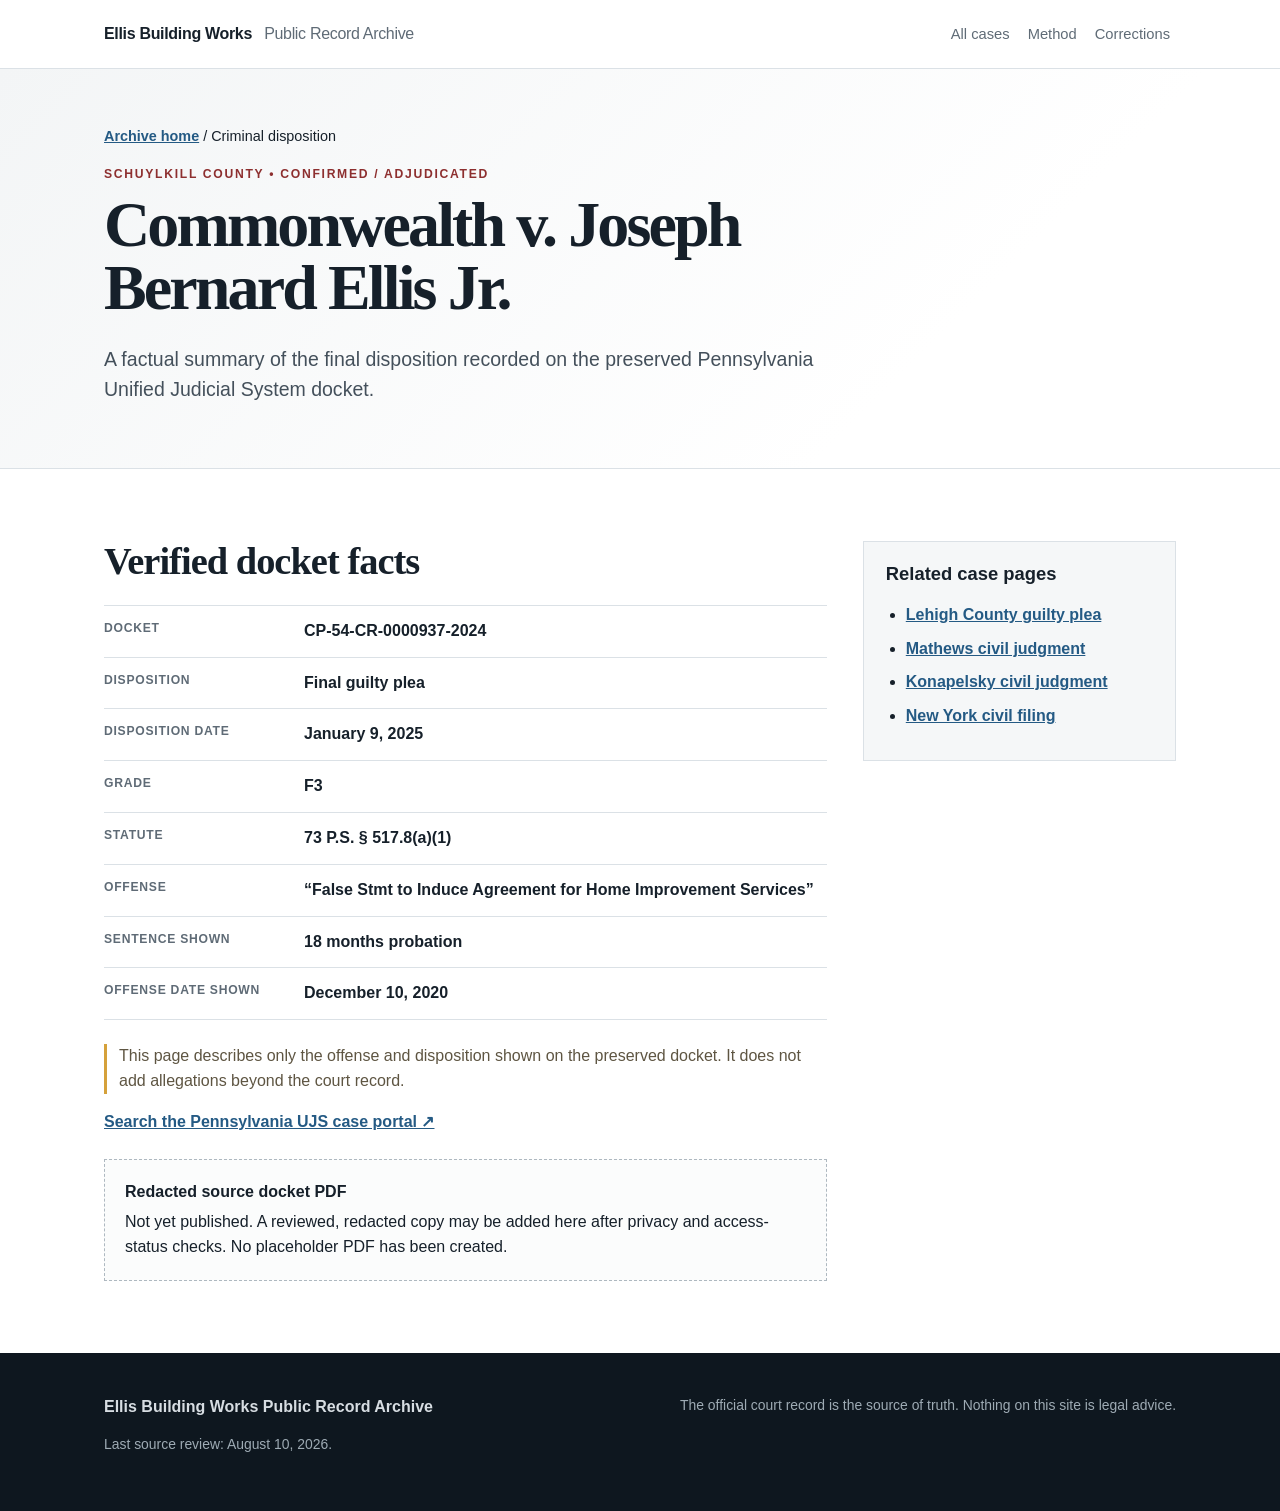
<file: cases/schuylkill-guilty-plea.html>
<!doctype html>
<html lang="en">
<head>
  <!-- Google tag (gtag.js) -->
  <script async src="https://www.googletagmanager.com/gtag/js?id=G-6DBNGV5710"></script>
  <script>window.dataLayer=window.dataLayer||[];function gtag(){dataLayer.push(arguments);}gtag('js',new Date());gtag('config','G-6DBNGV5710');</script>
  <meta charset="utf-8" />
  <meta name="viewport" content="width=device-width,initial-scale=1" />
  <title>Joseph Ellis Schuylkill County Guilty Plea | CP-54-CR-0000937-2024</title>
  <meta name="description" content="Verified docket summary of Commonwealth v. Joseph Bernard Ellis Jr., CP-54-CR-0000937-2024, including the January 9, 2025 guilty plea." />
  <meta name="robots" content="index,follow" />
  <meta name="theme-color" content="#17211b" />
  <meta property="og:type" content="article" />
  <meta property="og:locale" content="en_US" />
  <meta property="og:site_name" content="Ellis Building Works Public Record Archive" />
  <meta property="og:title" content="Joseph Ellis Schuylkill County Guilty Plea" />
  <meta property="og:description" content="Verified docket summary of Commonwealth v. Joseph Bernard Ellis Jr., including the January 9, 2025 guilty plea." />
  <meta property="og:url" content="https://wheresmybasment.github.io/ellis-building-works-public-record/cases/schuylkill-guilty-plea.html" />
  <meta name="twitter:card" content="summary" />
  <meta name="twitter:title" content="Joseph Ellis Schuylkill County Guilty Plea" />
  <meta name="twitter:description" content="Verified docket summary of Commonwealth v. Joseph Bernard Ellis Jr., including the January 9, 2025 guilty plea." />
  <link rel="canonical" href="https://wheresmybasment.github.io/ellis-building-works-public-record/cases/schuylkill-guilty-plea.html" />
  <link rel="stylesheet" href="../styles.css" />
  <script type="application/ld+json">
  {"@context":"https://schema.org","@type":"WebPage","name":"Commonwealth v. Joseph Bernard Ellis Jr.","url":"https://wheresmybasment.github.io/ellis-building-works-public-record/cases/schuylkill-guilty-plea.html","about":{"@type":"Person","name":"Joseph Ellis","alternateName":["Joe Ellis","Joseph Bernard Ellis Jr."]}}
  </script>
</head>
<body>
<a class="skip-link" href="#main-content">Skip to main content</a>
<header class="site-header"><div class="wrap nav-wrap"><a class="brand" href="../index.html">Ellis Building Works <span>Public Record Archive</span></a><nav aria-label="Primary"><a href="../index.html#cases">All cases</a><a href="../index.html#method">Method</a><a href="../index.html#contact">Corrections</a></nav></div></header>
<main id="main-content" tabindex="-1">
  <header class="case-header"><div class="wrap"><p class="breadcrumb"><a href="../index.html">Archive home</a> / Criminal disposition</p><div class="eyebrow">SCHUYLKILL COUNTY • CONFIRMED / ADJUDICATED</div><h1>Commonwealth v. Joseph Bernard Ellis Jr.</h1><p class="lede">A factual summary of the final disposition recorded on the preserved Pennsylvania Unified Judicial System docket.</p></div></header>
  <section class="wrap section record-layout">
    <article>
      <h2>Verified docket facts</h2>
      <dl class="record-table">
        <div><dt>Docket</dt><dd>CP-54-CR-0000937-2024</dd></div>
        <div><dt>Disposition</dt><dd>Final guilty plea</dd></div>
        <div><dt>Disposition date</dt><dd>January 9, 2025</dd></div>
        <div><dt>Grade</dt><dd>F3</dd></div>
        <div><dt>Statute</dt><dd>73 P.S. § 517.8(a)(1)</dd></div>
        <div><dt>Offense</dt><dd>“False Stmt to Induce Agreement for Home Improvement Services”</dd></div>
        <div><dt>Sentence shown</dt><dd>18 months probation</dd></div>
        <div><dt>Offense date shown</dt><dd>December 10, 2020</dd></div>
      </dl>
      <p class="caution">This page describes only the offense and disposition shown on the preserved docket. It does not add allegations beyond the court record.</p>
      <p><a class="text-link" href="https://ujsportal.pacourts.us/CaseSearch" target="_blank" rel="noopener">Search the Pennsylvania UJS case portal ↗</a></p>
      <div class="document-placeholder"><strong>Redacted source docket PDF</strong><span>Not yet published. A reviewed, redacted copy may be added here after privacy and access-status checks. No placeholder PDF has been created.</span></div>
    </article>
    <aside class="status-box"><h2>Related case pages</h2><ul class="related-cases"><li><a href="lehigh-guilty-plea.html">Lehigh County guilty plea</a></li><li><a href="mathews-judgment.html">Mathews civil judgment</a></li><li><a href="konapelsky-judgment.html">Konapelsky civil judgment</a></li><li><a href="new-york-cv-004748-21.html">New York civil filing</a></li></ul></aside>
  </section>
</main>
<footer><div class="wrap footer-grid"><div><strong>Ellis Building Works Public Record Archive</strong><p>Last source review: August 10, 2026.</p></div><div class="footer-note">The official court record is the source of truth. Nothing on this site is legal advice.</div></div></footer>
</body>
</html>
</file>
<file: styles.css>
:root{--ink:#16202a;--muted:#5f6b76;--line:#dbe1e6;--paper:#fff;--soft:#f5f7f8;--dark:#14202b;--accent:#8d2f2f;--green:#2f6f4e;--blue:#376b95;--amber:#9a6a17;--gray:#747c84;--max:1120px}*{box-sizing:border-box}html{scroll-behavior:smooth}body{margin:0;font-family:Inter,ui-sans-serif,-apple-system,BlinkMacSystemFont,"Segoe UI",sans-serif;color:var(--ink);background:var(--paper);line-height:1.55}.wrap{max-width:var(--max);margin:auto;padding-left:24px;padding-right:24px}.site-header{position:sticky;top:0;z-index:20;background:rgba(255,255,255,.95);border-bottom:1px solid var(--line);backdrop-filter:blur(10px)}.nav-wrap{display:flex;align-items:center;justify-content:space-between;min-height:68px;gap:24px}.brand{color:var(--ink);text-decoration:none;font-weight:800;letter-spacing:-.02em}.brand span{font-weight:500;color:var(--muted);margin-left:8px}.site-header nav{display:flex;gap:18px;flex-wrap:wrap}.site-header nav a{color:var(--muted);text-decoration:none;font-size:.92rem}.site-header nav a:hover{color:var(--ink)}.hero{background:linear-gradient(135deg,#f3f5f6 0%,#fff 68%);border-bottom:1px solid var(--line);padding:78px 0 64px}.hero-grid{display:grid;grid-template-columns:1.45fr .8fr;gap:56px;align-items:start}.eyebrow{font-size:.76rem;font-weight:800;letter-spacing:.14em;color:var(--accent);text-transform:uppercase;margin-bottom:10px}h1{font-family:Georgia,"Times New Roman",serif;font-size:clamp(2.65rem,6vw,5.25rem);line-height:.98;letter-spacing:-.045em;margin:0 0 24px;max-width:850px}h2{font-family:Georgia,"Times New Roman",serif;font-size:clamp(2rem,3vw,3rem);line-height:1.05;margin:0 0 20px;letter-spacing:-.025em}h3{margin:0 0 10px;line-height:1.2}.lede{font-size:1.22rem;color:#44505b;max-width:760px}.actions{display:flex;gap:12px;flex-wrap:wrap;margin-top:30px}.button{display:inline-block;text-decoration:none;background:var(--dark);color:white;padding:11px 16px;border-radius:4px;font-weight:700;font-size:.92rem}.button.ghost{background:white;color:var(--ink);border:1px solid #bfc7cd}.identity-card{background:white;border:1px solid var(--line);padding:24px;box-shadow:0 12px 28px rgba(20,32,43,.06)}.identity-card h2{font-size:1.45rem;font-family:inherit}.identity-card dl{margin:0}.identity-card dl div{padding:11px 0;border-top:1px solid var(--line)}.identity-card dt{font-size:.72rem;text-transform:uppercase;letter-spacing:.08em;color:var(--muted);font-weight:800}.identity-card dd{margin:3px 0 0;font-weight:650}.fine{font-size:.8rem;color:var(--muted)}.notice{margin-top:28px;background:#fff8e9;border:1px solid #ecd9a8;padding-top:16px;padding-bottom:16px;font-size:.93rem}.section{padding-top:72px;padding-bottom:72px}.section-head{display:flex;align-items:end;justify-content:space-between;gap:24px;margin-bottom:28px}.pill{border-radius:999px;padding:7px 11px;font-size:.78rem;font-weight:800;border:1px solid}.pill.high{color:var(--green);border-color:#acc9b8;background:#f2faf5}.caution-pill{color:var(--amber);background:#fff8e9;border-color:#e3c982}.case-card{display:grid;grid-template-columns:140px 1fr;gap:28px;border-top:1px solid var(--line);padding:28px 0}.case-card.featured{border-top:3px solid var(--accent)}.case-date{font-size:.82rem;font-weight:800;color:var(--muted);text-transform:uppercase;letter-spacing:.06em;padding-top:4px}.tags{display:flex;gap:7px;flex-wrap:wrap;margin-bottom:10px}.tag{display:inline-block;font-size:.7rem;text-transform:uppercase;font-weight:850;letter-spacing:.06em;padding:5px 7px;border-radius:3px;background:#eef2f4}.tag.court{background:#edf6f0;color:var(--green)}.tag.source{background:#edf4f9;color:var(--blue)}.tag.pending{background:#f1f2f3;color:#646d75}.tag.status{background:#fff7e7;color:var(--amber)}.case-body h3{font-size:1.4rem}.case-meta{display:flex;gap:10px 22px;flex-wrap:wrap;background:var(--soft);padding:12px;margin:14px 0;font-size:.9rem}.source-row{display:flex;gap:14px;flex-wrap:wrap;margin-top:16px}.source-row a,.panel a,.sources a{color:#245a84;font-weight:700}.caution{border-left:3px solid #d5a13b;padding-left:12px;color:#5e5542}.band{background:var(--dark);color:white}.band .eyebrow{color:#e3bcbc}.news-card{display:flex;align-items:center;justify-content:space-between;gap:30px;border-top:1px solid #42505b;padding-top:28px}.news-card h3{font-family:Georgia,"Times New Roman",serif;font-size:1.8rem}.news-card p{color:#d9e0e5}.news-card .button.ghost{background:transparent;color:#fff;border-color:#72808b;white-space:nowrap}.date-line{font-size:.8rem;text-transform:uppercase;letter-spacing:.08em;color:#aeb9c2;margin-bottom:8px}.grid-2{display:grid;grid-template-columns:1fr 1fr;gap:18px}.panel{border:1px solid var(--line);padding:24px;background:white}.panel p{color:#46525c}.muted-band{background:#f3f5f6;color:var(--ink);border-top:1px solid var(--line);border-bottom:1px solid var(--line)}.muted-band .eyebrow{color:var(--accent)}.method-grid{display:grid;grid-template-columns:repeat(4,1fr);gap:16px}.method-grid>div{background:white;border:1px solid var(--line);padding:19px}.dot{display:block;width:10px;height:10px;border-radius:50%;margin-bottom:18px}.green{background:var(--green)}.blue{background:var(--blue)}.amber{background:var(--amber)}.gray{background:var(--gray)}.method-grid p{font-size:.9rem;color:var(--muted)}.policy-box{margin-top:26px;border-left:4px solid var(--dark);padding:6px 0 6px 18px;max-width:850px}.sources{padding-left:20px}.sources li{padding:13px 0 13px 6px;border-bottom:1px solid var(--line)}.sources span{display:block;color:var(--muted);font-size:.9rem;margin-top:4px}.submit-section{padding-top:20px}.submit-section p{max-width:850px;color:var(--muted)}footer{background:#0e171f;color:#d7dde2;padding:42px 0}.footer-grid{display:grid;grid-template-columns:1fr 1fr;gap:30px}.footer-grid p,.footer-note{color:#9eabb4;font-size:.87rem}.footer-note{text-align:right}@media(max-width:800px){.nav-wrap{align-items:flex-start;padding-top:14px;padding-bottom:14px}.site-header nav{display:none}.brand span{display:block;margin:0;font-size:.78rem}.hero{padding-top:52px}.hero-grid,.grid-2,.method-grid,.footer-grid{grid-template-columns:1fr}.case-card{grid-template-columns:1fr;gap:8px}.section-head,.news-card{align-items:flex-start;flex-direction:column}.footer-note{text-align:left}.identity-card{margin-top:4px}}

.contact-actions{display:flex;gap:12px;flex-wrap:wrap;margin:22px 0}.privacy-box{margin-top:24px}.registration-section{padding-top:20px}

/* Dedicated case pages and internal case directory */
.section-intro{max-width:760px;color:var(--muted)}
.case-page-grid{display:grid;grid-template-columns:repeat(3,1fr);gap:16px;margin-top:28px}
.case-page-grid a{display:flex;flex-direction:column;gap:7px;min-height:150px;padding:22px;border:1px solid var(--line);background:var(--paper);color:var(--ink);text-decoration:none;box-shadow:0 8px 20px rgba(20,32,43,.04)}
.case-page-grid a:hover{border-color:#aeb8c0;transform:translateY(-1px)}
.case-page-grid span{color:var(--accent);font-size:.72rem;font-weight:800;letter-spacing:.09em;text-transform:uppercase}
.case-page-grid strong{font-family:Georgia,"Times New Roman",serif;font-size:1.25rem;line-height:1.15}
.case-page-grid small{margin-top:auto;color:var(--muted)}
.case-header{background:linear-gradient(135deg,#f3f5f6 0%,#fff 72%);border-bottom:1px solid var(--line);padding:56px 0 44px}
.case-header h1{font-size:clamp(2.35rem,5vw,4.4rem)}
.breadcrumb{margin:0 0 18px;font-size:.9rem}
.breadcrumb a,.text-link{color:#245a84;font-weight:700}
.record-layout{display:grid;grid-template-columns:minmax(0,1.5fr) minmax(260px,.65fr);gap:36px;align-items:start}
.record-table{margin:24px 0;border-top:1px solid var(--line)}
.record-table div{display:grid;grid-template-columns:180px 1fr;gap:20px;padding:13px 0;border-bottom:1px solid var(--line)}
.record-table dt{font-size:.76rem;font-weight:800;letter-spacing:.06em;text-transform:uppercase;color:var(--muted)}
.record-table dd{margin:0;font-weight:650}
.status-box{border:1px solid var(--line);background:var(--soft);padding:22px}
.status-box h2{font-family:inherit;font-size:1.15rem;letter-spacing:0}
.document-placeholder{margin-top:24px;border:1px dashed #aeb8c0;background:#fbfcfc;padding:20px}
.document-placeholder strong{display:block;margin-bottom:6px}
.related-cases{margin:0;padding-left:20px}
.related-cases li{margin:9px 0}
.related-cases a{color:#245a84;font-weight:700}
@media(max-width:800px){.case-page-grid,.record-layout{grid-template-columns:1fr}.record-table div{grid-template-columns:1fr;gap:4px}.case-header{padding-top:38px}.case-page-grid a{min-height:130px}}

/* Accessibility, responsive navigation, and narrow-screen resilience */
body{overflow-wrap:break-word}
.skip-link{position:fixed;top:8px;left:8px;z-index:100;background:var(--dark);color:#fff;padding:10px 14px;border-radius:4px;transform:translateY(-150%)}
.skip-link:focus{transform:translateY(0)}
a:focus-visible{outline:3px solid #d59b24;outline-offset:3px}
.brand{flex:0 0 auto}
.site-header nav{gap:6px;justify-content:flex-end}
.site-header nav a{display:inline-flex;align-items:center;min-height:44px;padding:0 6px}
.site-header nav a:hover{text-decoration:underline;text-underline-offset:4px}
.button{display:inline-flex;align-items:center;min-height:44px}
section[id]{scroll-margin-top:90px}
@media(max-width:980px){
  .nav-wrap{align-items:flex-start;flex-direction:column;gap:2px;padding-top:10px;padding-bottom:6px}
  .brand span{display:block;margin:0;font-size:.78rem}
  .site-header nav{display:flex;width:100%;flex-wrap:nowrap;justify-content:flex-start;gap:12px;overflow-x:auto;overscroll-behavior-inline:contain;scrollbar-width:thin}
  .site-header nav a{flex:0 0 auto}
  .hero{padding-top:52px}
  .hero-grid,.grid-2,.method-grid,.footer-grid{grid-template-columns:1fr}
  .case-card{grid-template-columns:1fr;gap:8px}
  .section-head,.news-card{align-items:flex-start;flex-direction:column}
  .footer-note{text-align:left}
  .identity-card{margin-top:4px}
  section[id]{scroll-margin-top:125px}
}
@media(max-width:520px){
  .wrap{padding-left:18px;padding-right:18px}
  .hero{padding:42px 0 48px}
  h1{font-size:clamp(2.35rem,13vw,3.3rem)}
  .lede{font-size:1.08rem}
  .section{padding-top:54px;padding-bottom:54px}
  .identity-card,.panel{padding:19px}
  .case-meta{display:grid}
  .notice{margin-left:12px;margin-right:12px}
  .actions,.contact-actions{align-items:stretch;flex-direction:column}
  .button{justify-content:center;width:100%}
}
@media(prefers-reduced-motion:reduce){html{scroll-behavior:auto}*,*::before,*::after{animation-duration:.01ms!important;animation-iteration-count:1!important;transition-duration:.01ms!important;scroll-behavior:auto!important}}
@media print{.site-header,.actions,.contact-actions{display:none}.hero,.case-header,.band,footer{background:#fff!important;color:#000!important}.hero,.section,.case-header,footer{padding:24px 0}.case-card,.panel,.identity-card,.status-box{break-inside:avoid;box-shadow:none}a{color:#000;text-decoration:underline}.wrap{max-width:none}}
</file>
